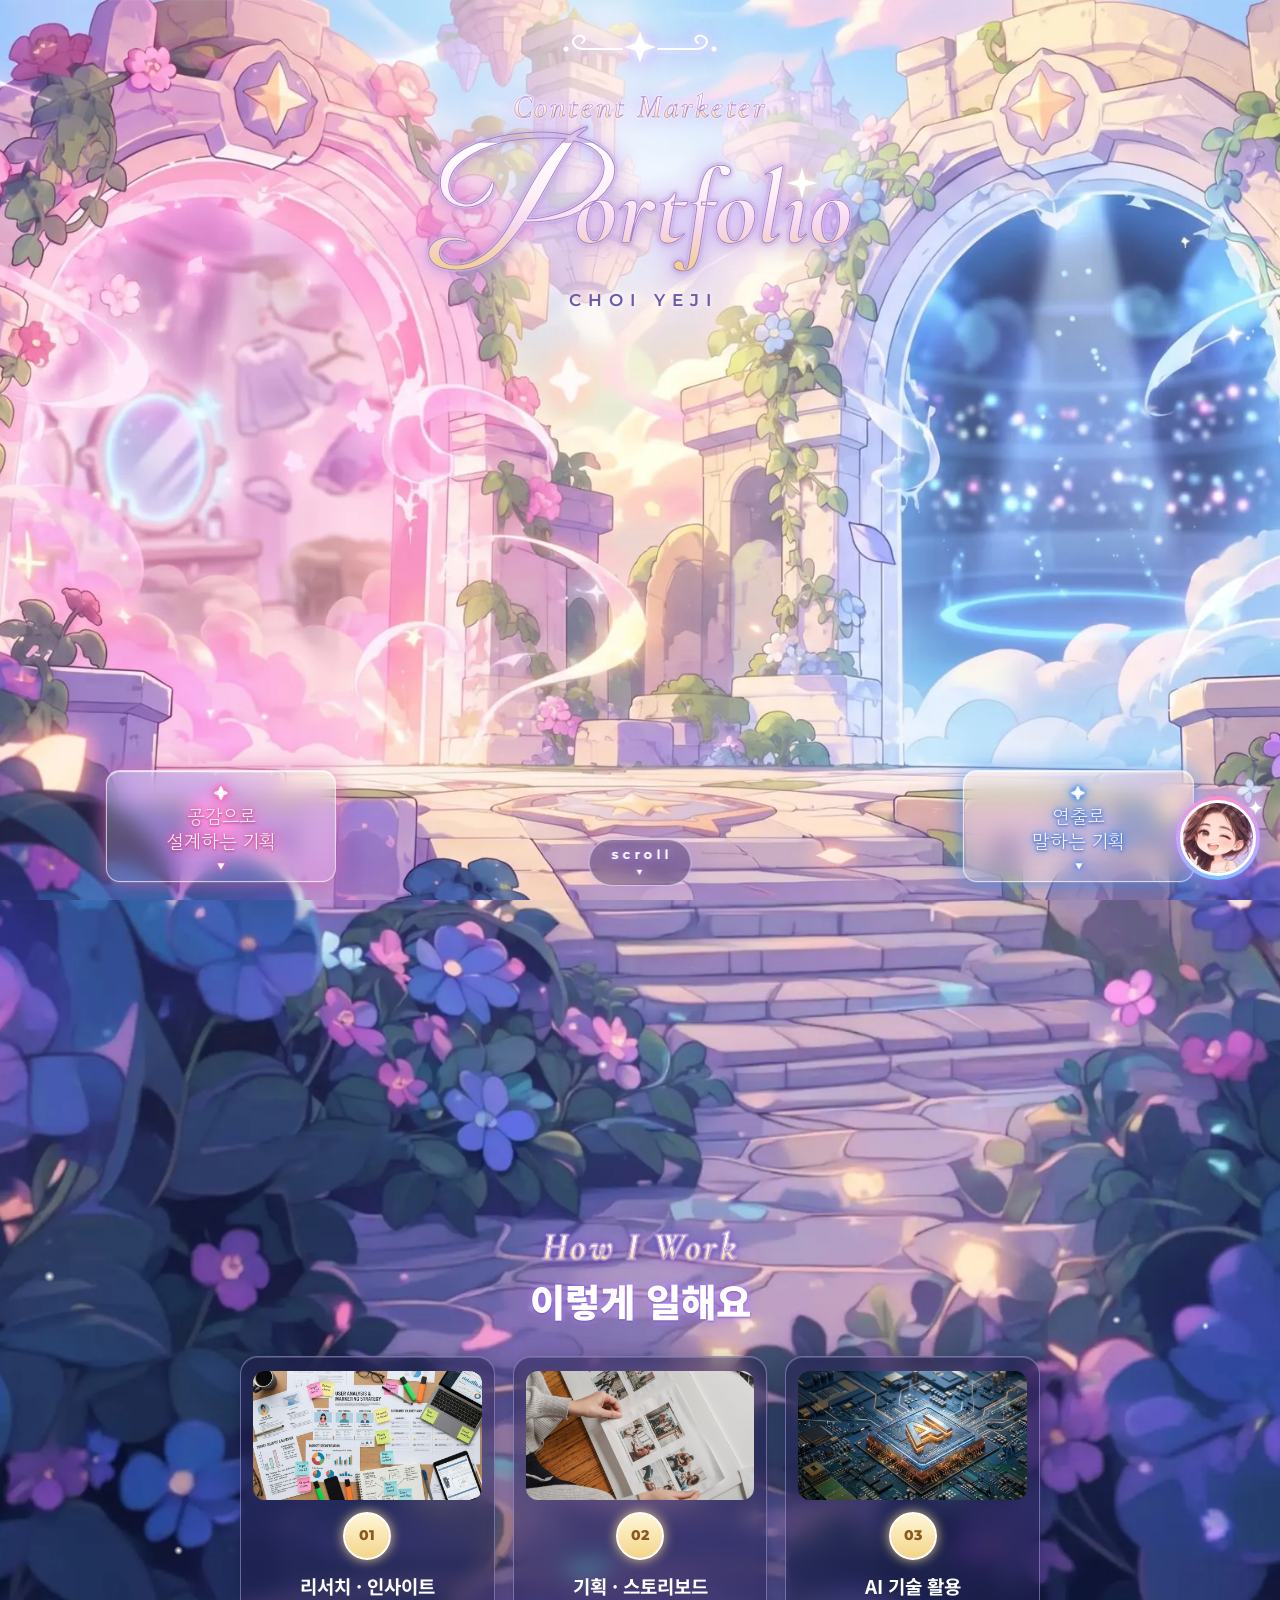
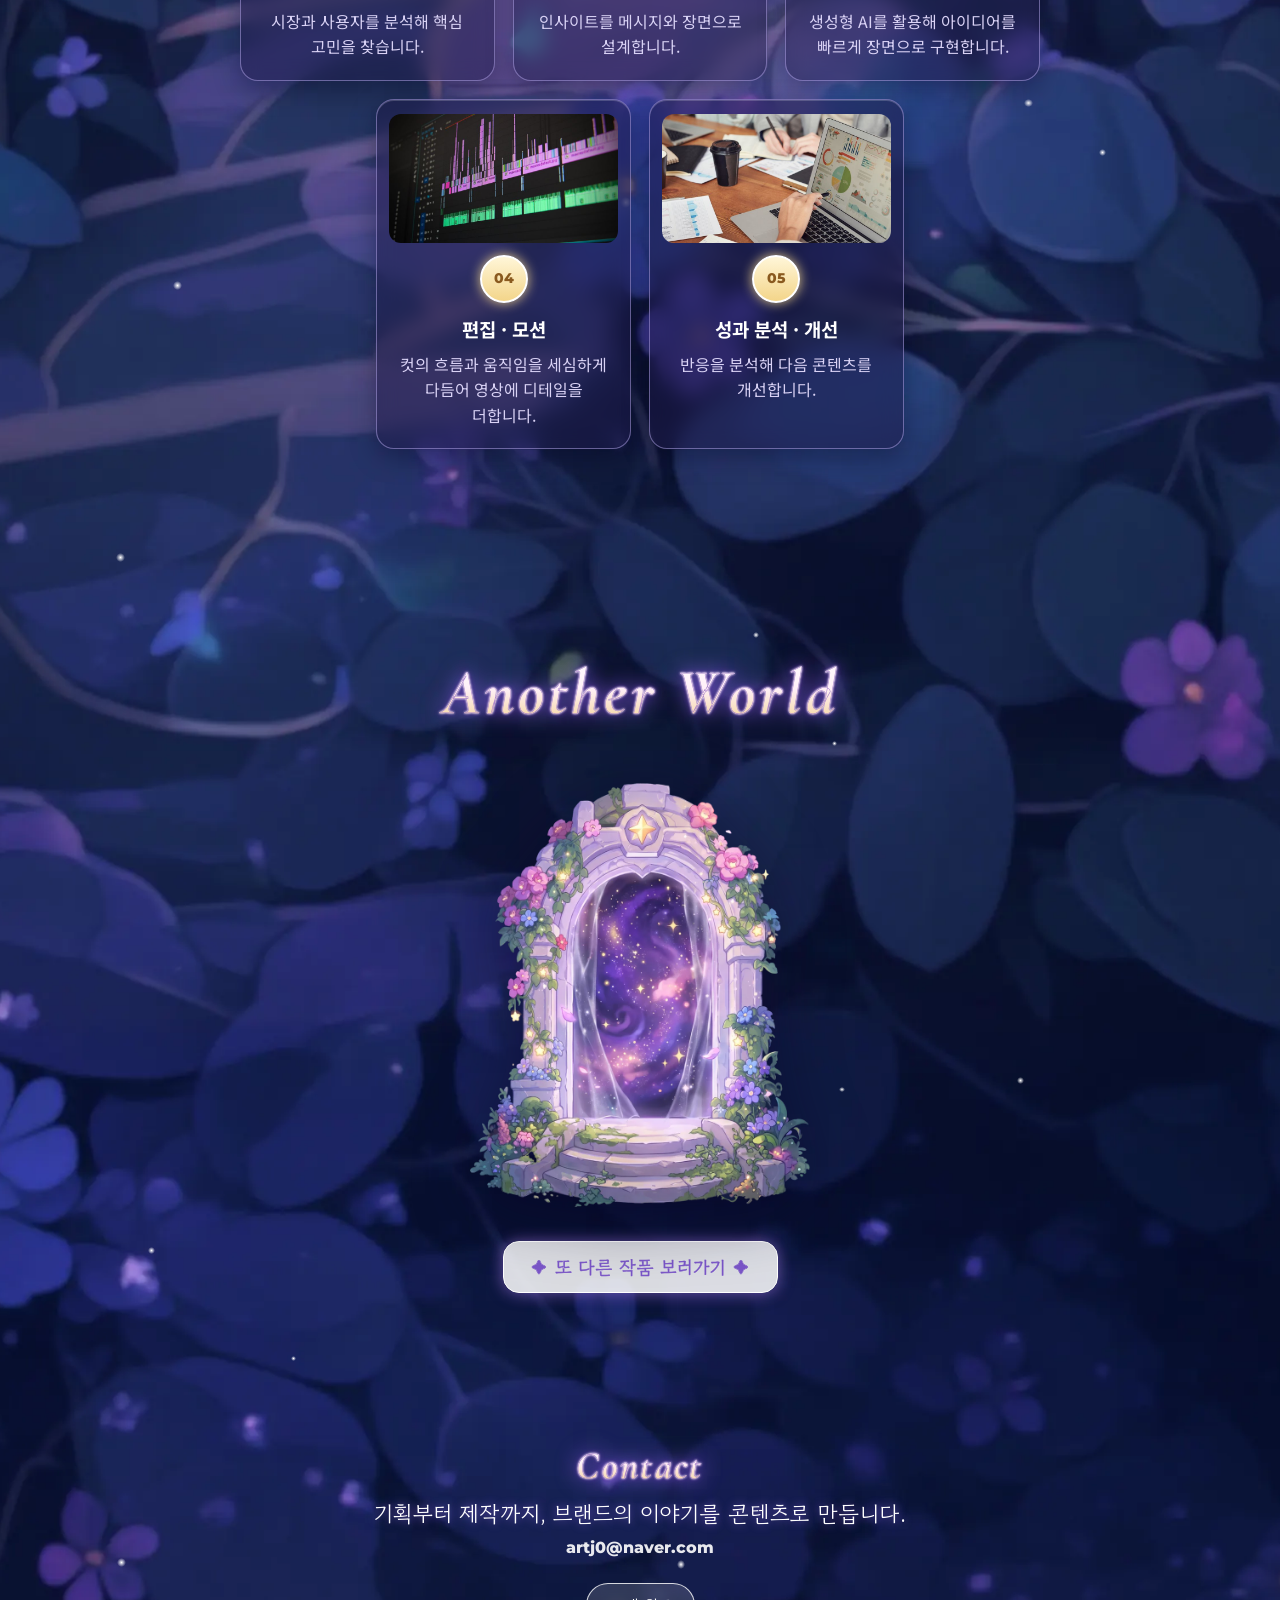
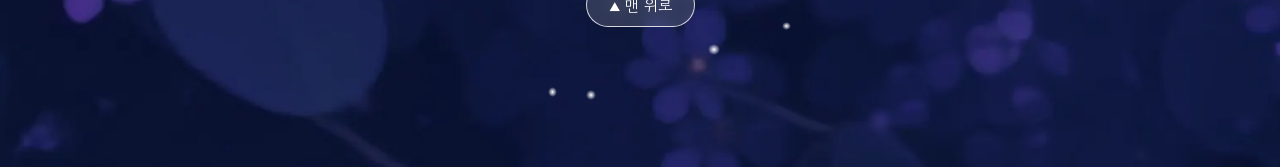
<file: index.html>
<!DOCTYPE html>
<html lang="ko">
<head>
  <meta charset="utf-8">
  <meta name="viewport" content="width=device-width, initial-scale=1, viewport-fit=cover">
  <title>최예지 | 콘텐츠 마케터 포트폴리오</title>

  <!-- 검색 · 링크 미리보기 -->
  <meta name="description" content="기획부터 제작까지, 브랜드의 이야기를 콘텐츠로 만듭니다. 콘텐츠 마케터 최예지의 포트폴리오.">
  <meta property="og:type" content="website">
  <meta property="og:title" content="최예지 | 콘텐츠 마케터 포트폴리오">
  <meta property="og:description" content="기획부터 제작까지, 브랜드의 이야기를 콘텐츠로 만듭니다.">
  <meta property="og:image" content="https://seonyul-melody.github.io/portfolio/images/og/og-image.jpg">
  <meta property="og:url" content="https://seonyul-melody.github.io/portfolio/">
  <meta name="twitter:card" content="summary_large_image">

  <!-- 탭 아이콘 -->
  <link rel="icon" type="image/png" href="images/profile/favicon.png?v=2">
  <link rel="apple-touch-icon" href="images/profile/apple-touch-icon.png?v=2">

  <!-- 글꼴 (구글 폰트) -->
  <link rel="preconnect" href="https://fonts.googleapis.com">
  <link rel="preconnect" href="https://fonts.gstatic.com" crossorigin>
  <link href="https://fonts.googleapis.com/css2?family=Black+Han+Sans&family=Cormorant+Garamond:ital,wght@1,700&family=Great+Vibes&family=Gowun+Dodum&family=Montserrat:wght@500;600;800&family=Noto+Sans+KR:wght@400;500;900&display=swap" rel="stylesheet">

  <!-- 디자인 -->
  <link rel="stylesheet" href="css/style.css">
</head>
<body>

  <!-- =====================================================
       1. 입구
       가로 화면용(.sh)과 세로 화면용(.sv) 두 벌이 있어요.
       문 위치는 각 button의 style(left/top/width/height, 그림 대비 %)로 맞춰요.
       ===================================================== -->
  <section id="entry" aria-label="입구">

    <!-- 1-1. 가로 화면 -->
    <div class="st sh">
      <div class="z"><div class="bg"></div><div class="fx"></div></div>
      <button class="hit hp" data-w="pink" style="left:10.8%;top:15.8%;width:26.4%;height:68.2%" aria-label="분홍 세계 열기: 에이블리">
        <span class="lb">공감으로<br>설계하는 기획</span>
      </button>
      <button class="hit hb" data-w="blue" style="left:64.8%;top:19.8%;width:24.8%;height:63.2%" aria-label="파랑 세계 열기: 포켓몬 챔피언스">
        <span class="lb">연출로<br>말하는 기획</span>
      </button>
    </div>

    <!-- 1-2. 세로 화면 (모바일) -->
    <div class="st sv">
      <div class="z"><div class="bg"></div><div class="fx"></div></div>
      <button class="hit hp" data-w="pink" style="left:8.5%;top:44.2%;width:29%;height:23.2%" aria-label="분홍 세계 열기: 에이블리">
        <span class="lb">공감으로<br>설계하는 기획</span>
      </button>
      <button class="hit hb" data-w="blue" style="left:66.2%;top:44.2%;width:26.2%;height:21.5%" aria-label="파랑 세계 열기: 포켓몬 챔피언스">
        <span class="lb">연출로<br>말하는 기획</span>
      </button>
    </div>

    <!-- 1-3. Portfolio 타이틀 -->
    <div class="ttl">
      <svg viewBox="0 0 200 44" fill="none" stroke="#fff" stroke-width="2" stroke-linecap="round" aria-hidden="true">
        <path d="M100 4l4 12 12 4-12 4-4 12-4-12-12-4 12-4z" fill="#fff" stroke="none"/>
        <path d="M82 22H44c-10 0-14-8-8-12s12 2 6 6"/><path d="M118 22h38c10 0 14-8 8-12s-12 2-6 6"/>
        <circle cx="26" cy="22" r="2.5" fill="#fff" stroke="none"/><circle cx="174" cy="22" r="2.5" fill="#fff" stroke="none"/>
      </svg>
      <p class="kick">Content Marketer</p>
      <div class="tt"><h1 class="h2" aria-label="최예지 포트폴리오"><span class="cp" aria-hidden="true">P</span><span class="rest" aria-hidden="true">ortfolio</span></h1></div>
      <p class="nmn">CHOI YEJI</p>
    </div>
    <a class="cue" href="#plaza" aria-label="아래로 스크롤"><span>scroll</span>▼</a>   <!-- 아래로 내려가는 안내 -->
  </section>


  <!-- =====================================================
       1-4. 입구 아래 별빛 광장 (How I Work · Works · 마무리)
       ===================================================== -->
  <div class="veil" aria-hidden="true"></div>   <!-- 스크롤하면 배경 전체를 한 번에 흐리게 덮는 막 (css 17번, js 11번) -->

  <section id="plaza" aria-label="일하는 방식과 작품">
    <div class="pz-cont" aria-hidden="true"></div>   <!-- 입구 그림이 아래로 이어지는 부분 (위치는 js 10번이 맞춰요) -->
    <div class="fx"></div>

    <div class="pz-sec" id="how">
      <div class="rv"><p class="pz-k">How I Work</p>
      <h2 class="pz-t">이렇게 일해요</h2></div>
      <!-- 각 단계의 <div class="sim"></div> 안에 <img src="images/workflow/01.jpg" alt=""> 처럼 넣으면 이미지가 들어가요 -->
      <ol class="steps">
        <li class="rv"><div class="sim"><img src="images/workflow/01.jpg" alt="리서치 · 인사이트"></div><span class="mo">01</span><b>리서치 · 인사이트</b><small>시장과 사용자를 분석해 핵심 고민을 찾습니다.</small></li>
        <li class="rv"><div class="sim"><img src="images/workflow/02.jpg" alt="기획 · 스토리보드"></div><span class="mo">02</span><b>기획 · 스토리보드</b><small>인사이트를 메시지와 장면으로 설계합니다.</small></li>
        <li class="rv"><div class="sim"><img src="images/workflow/03.jpg" alt="AI 기술 활용"></div><span class="mo">03</span><b>AI 기술 활용</b><small><small>생성형 AI를 활용해 아이디어를 빠르게 장면으로 구현합니다.</small></small></li>
        <li class="rv"><div class="sim"><img src="images/workflow/04.jpg" alt="편집 · 모션"></div><span class="mo">04</span><b>편집 · 모션</b><small>컷의 흐름과 움직임을 세심하게 다듬어 영상에 디테일을 더합니다.</small></li>
        <li class="rv"><div class="sim"><img src="images/workflow/05.jpg" alt="성과 분석 · 개선"></div><span class="mo">05</span><b>성과 분석 · 개선</b><small>반응을 분석해 다음 콘텐츠를 개선합니다.</small></li>
      </ol>
    </div>

    <div class="pz-sec rv" id="works">
      <h2 class="pz-k big">Another World</h2>
      <button class="gate" id="moreAll" aria-label="또 다른 작품 보러가기 (준비 중)">   <!-- 세 번째 통로: 작품 목록 페이지로 -->
        <span class="gate-art"><span class="gate-glow"></span><img class="gate-img" src="images/gate/gate-closed.webp" alt=""><span class="gate-rays"></span></span>   <!-- 문 일러스트 + 마우스를 올리면 새어 나오는 빛 -->
        <span class="gate-lb">또 다른 작품 보러가기</span>
      </button>
    </div>

    <div class="pz-sec pz-end rv">
      <p class="pz-k">Contact</p>
      <p class="pz-q">기획부터 제작까지, 브랜드의 이야기를 콘텐츠로 만듭니다.</p>
      <p class="pz-mail mo">artj0@naver.com</p>
      <button class="pz-top" id="toTop">맨 위로</button>
    </div>
  </section>


  <!-- =====================================================
       2. 세계 (분홍/파랑) — 내용은 js/data.js, 그리는 코드는 js/main.js 4번
       ===================================================== -->
  <div id="cv"></div>   <!-- 세계 이동 때 번지는 원 -->
  <main id="w"></main>


  <!-- =====================================================
       3. 영상 창 · 기획서 확대 창
       ===================================================== -->
  <div id="m" role="dialog" aria-modal="true" aria-label="영상"><div id="mb"></div><button id="mx" aria-label="닫기">×</button></div>
  <div id="z" role="dialog" aria-label="기획서 확대"><img alt=""><button id="zx" aria-label="닫기">×</button></div>


  <!-- =====================================================
       4. 프로필 창 (입구 오른쪽 아래 '프로필' 버튼으로 열림)
       ===================================================== -->
  <div id="pp" role="dialog" aria-label="프로필"></div>   <!-- 내용은 js/data.js의 SITE.profile에서 채워져요 -->
  <button id="pb" aria-expanded="false" aria-label="프로필 보기"><span class="ring"></span><img src="images/profile/chibi-face.webp" alt=""><span class="spk">✦</span><span class="tip">프로필 보기</span></button>


  <!-- 내용 데이터 → 동작 순서로 불러와요 -->
  <script src="js/data.js"></script>
  <script src="js/main.js"></script>
</body>
</html>
</file>
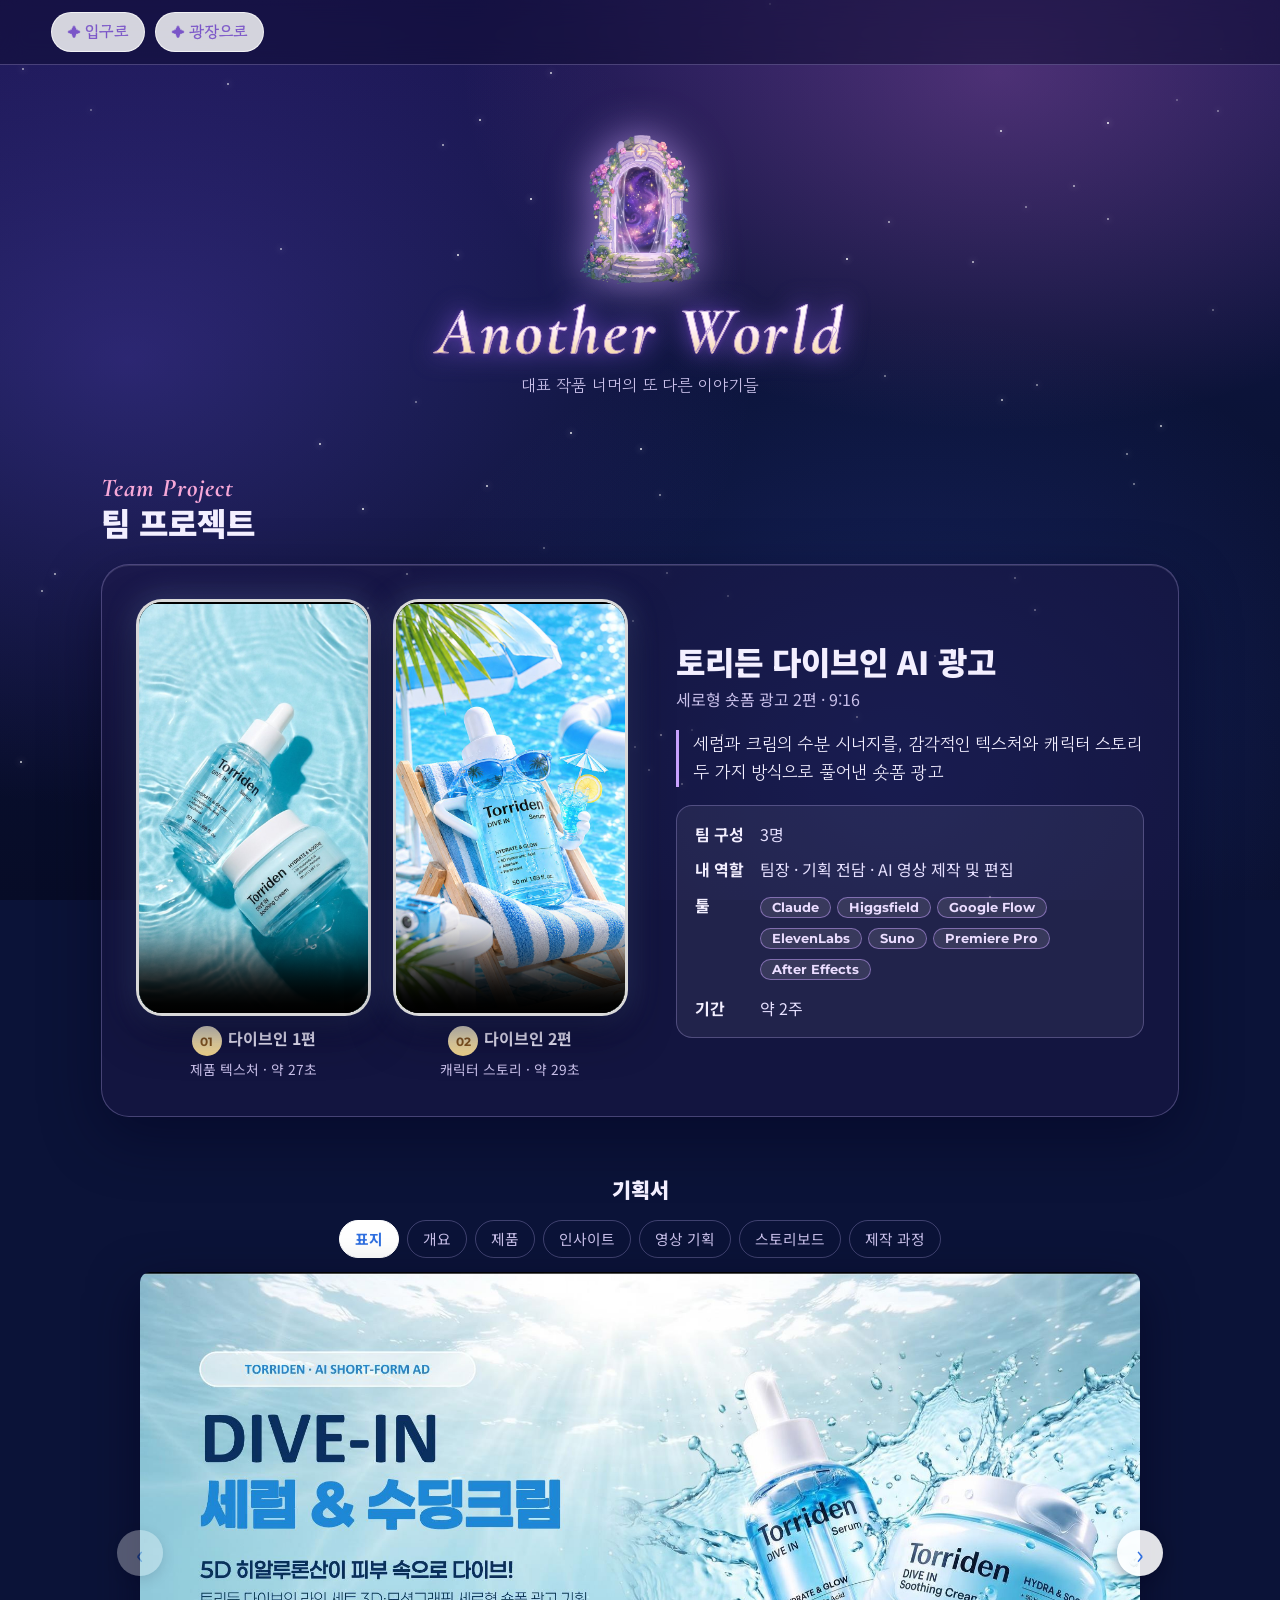
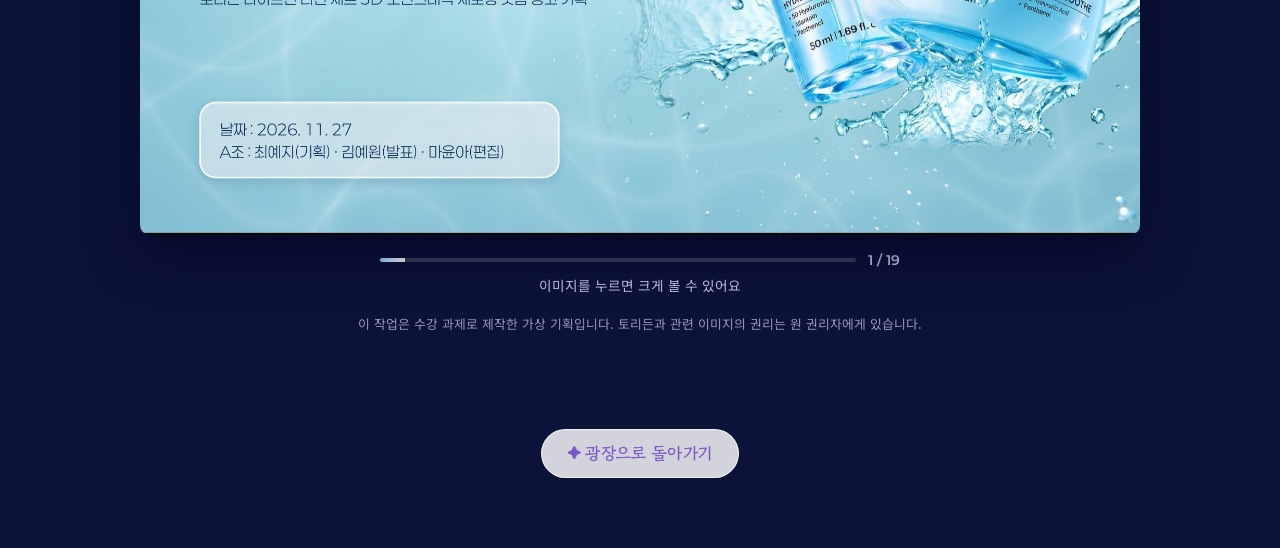
<file: works.html>
<!DOCTYPE html>
<html lang="ko">
<head>
<meta charset="utf-8">
<meta name="viewport" content="width=device-width, initial-scale=1, viewport-fit=cover">
<title>최예지 | Another World</title>
<meta name="description" content="콘텐츠 마케터 최예지의 또 다른 작품들. 팀 프로젝트와 지나온 작업.">
<link rel="icon" type="image/png" href="images/profile/favicon.png">
<link rel="preconnect" href="https://fonts.googleapis.com"><link rel="preconnect" href="https://fonts.gstatic.com" crossorigin>
<link href="https://fonts.googleapis.com/css2?family=Cormorant+Garamond:ital,wght@1,600;1,700&family=Gowun+Dodum&family=Montserrat:wght@600;700&family=Noto+Sans+KR:wght@400;500;700;900&display=swap" rel="stylesheet">
<style>
/* works.html: 세 번째 문 너머 페이지 (Another World)
   VOICE  : 동화 속 포털 안쪽, 조용하고 신비로운 밤. 작품이 주인공, 장식은 은은하게.
   IDEA   : 세 번째 문을 지나 들어온 '은하 속 전시실'. 별빛 속에 작품이 떠 있는 곳.
   PICTURE: 첫 화면은 토리든 세로 영상 두 편이 휴대폰처럼 나란히 선 장면.
   COLOUR : 깊은 남보라 밤 + 성운 분홍 · 연보라, 금빛은 별과 번호에만.
   TYPE   : Cormorant Garamond(영문 타이틀) · Gowun Dodum(감성 문장) · Noto Sans KR(본문). */
:root{color-scheme:dark;--bg:#0B1338;--ink:#F3EFFF;--mute:#C9C0EA;--line:rgba(200,185,255,.28);--glass:rgba(28,24,72,.55);--pink:#F7A8D8;--lav:#C9A2FF;--gold:#F3D58A}
*{box-sizing:border-box;min-width:0}
html{scroll-padding-top:80px;scroll-behavior:smooth}
body{margin:0;color:var(--ink);font:16px/1.6 "Noto Sans KR",system-ui,sans-serif;word-break:keep-all;overflow-x:clip;
  background:#0B1338;
  padding-top:env(safe-area-inset-top,0px);padding-bottom:env(safe-area-inset-bottom,0px)}
button{font:inherit;color:inherit;cursor:pointer}
a{color:inherit}
/* 별 */
.stars{position:fixed;inset:0;z-index:-1;pointer-events:none;background:radial-gradient(60vw 40vw at 78% 8%,rgba(214,120,220,.28),transparent 70%),radial-gradient(70vw 50vw at 10% 40%,rgba(110,80,230,.32),transparent 70%),radial-gradient(60vw 50vw at 70% 85%,rgba(60,90,220,.28),transparent 70%),linear-gradient(180deg,#1B1653,#0B1338 45%,#070C27)}
.stars i{position:absolute;width:2px;height:2px;border-radius:50%;background:#fff;box-shadow:0 0 6px #fff;animation:tw 3.4s ease-in-out infinite}
@keyframes tw{50%{opacity:.25}}
/* 도착할 때: 문 안쪽 빛이 걷히며 나타나요 */
.arrive{position:fixed;inset:0;z-index:50;pointer-events:none;background:radial-gradient(circle at 50% 55%,#FFF0B8,#F2B8E8 30%,#A77CF0 65%,#5B44C8);animation:clear 1.4s ease forwards}
@keyframes clear{to{opacity:0;transform:scale(1.15)}}

/* 상단 바 */
.bar{position:sticky;top:0;z-index:20;display:flex;align-items:center;gap:10px;flex-wrap:wrap;padding:12px max(4vw,14px);background:rgba(16,14,52,.55);backdrop-filter:blur(12px);-webkit-backdrop-filter:blur(12px);border-bottom:1px solid var(--line)}
.bt{min-height:40px;padding:6px 16px;border-radius:999px;border:1px solid rgba(255,255,255,.7);background:rgba(255,255,255,.82);color:#7A55C8;font-family:"Gowun Dodum",sans-serif;-webkit-text-stroke:.35px currentColor;text-decoration:none;display:inline-flex;align-items:center}
.bt::before{content:"✦ ";margin-right:4px;font-size:.8em}
.tabs{margin-left:auto;display:flex;gap:6px}
.tab{min-height:40px;padding:6px 14px;border-radius:999px;border:1px solid var(--line);background:transparent;color:var(--mute);text-decoration:none;display:inline-flex;align-items:center;font-size:.92rem}
.tab.on{background:rgba(201,162,255,.22);color:#fff;border-color:rgba(201,162,255,.7)}

/* 머리말 */
.head{text-align:center;padding:clamp(34px,6vw,70px) 16px 10px}
.head img{width:min(120px,26vw);filter:drop-shadow(0 0 22px rgba(205,165,255,.7))}
h1{margin:6px 0 4px;font:italic 700 clamp(2.4rem,6vw,4.2rem)/1.05 "Cormorant Garamond",serif;letter-spacing:.05em;color:transparent;-webkit-text-stroke:.6px rgba(160,120,200,.85);background:linear-gradient(180deg,#fff,#FFF0F8 45%,#F1CF86);-webkit-background-clip:text;background-clip:text;filter:drop-shadow(0 0 2px rgba(90,50,160,.9)) drop-shadow(0 0 12px rgba(130,90,220,.8))}
.head p{margin:0;color:var(--mute);font-family:"Gowun Dodum",sans-serif;font-size:1.05rem}

.band{max-width:1180px;margin:0 auto;padding:clamp(30px,5vw,64px) max(4vw,16px)}
.kick{margin:0;font:italic 700 1.6rem "Cormorant Garamond",serif;color:var(--pink);letter-spacing:.04em}
h2{margin:0 0 22px;font-size:clamp(1.5rem,3vw,2rem);font-weight:900;line-height:1.2}

/* Team Project */
.tp{display:grid;grid-template-columns:minmax(0,1.05fr) minmax(0,1fr);gap:clamp(22px,4vw,48px);align-items:center;padding:clamp(18px,3vw,34px);border-radius:28px;background:var(--glass);border:1px solid var(--line);box-shadow:0 20px 60px rgba(0,0,30,.45),inset 0 1px 0 rgba(255,255,255,.12)}
.phones{display:grid;grid-template-columns:1fr 1fr;gap:clamp(12px,2vw,22px)}
.ph{margin:0}
.ph .fr{position:relative;aspect-ratio:9/16;border-radius:26px;overflow:hidden;border:3px solid rgba(255,255,255,.85);background:#000;box-shadow:0 16px 40px rgba(0,0,30,.55),0 0 30px rgba(160,200,255,.25)}
.ph video{position:absolute;inset:0;width:100%;height:100%;object-fit:contain;display:block;background:#000}
.ph video:fullscreen{object-fit:contain}.ph video:-webkit-full-screen{object-fit:contain}   /* 전체 화면에서도 세로 영상이 잘리지 않게 */
.ph figcaption{margin-top:10px;text-align:center}
.ph b{display:block;font-size:1rem}
.ph small{color:var(--mute);font-size:.86rem}
.no{display:inline-grid;place-items:center;width:30px;height:30px;margin-right:6px;border-radius:50%;background:linear-gradient(#FFF6D8,#F3D58A);color:#8A5A1F;font:700 .78rem Montserrat,sans-serif;vertical-align:middle}
.info h3{margin:0;font-size:clamp(1.5rem,2.6vw,2rem);line-height:1.2;font-weight:900}
.info .sub{margin:6px 0 18px;color:var(--mute)}
.intent{margin:0 0 18px;padding-left:14px;border-left:3px solid var(--lav);font-family:"Gowun Dodum",sans-serif;font-size:1.1rem;line-height:1.6}
dl{display:grid;grid-template-columns:auto 1fr;gap:10px 16px;margin:0;padding:16px 18px;border-radius:16px;background:rgba(255,255,255,.06);border:1px solid var(--line)}
dt{font-weight:700;white-space:nowrap}
dd{margin:0;color:#E6E0FF}
.chip{display:inline-block;margin:0 6px 6px 0;padding:2px 11px;border-radius:999px;font:700 .8rem Montserrat,"Noto Sans KR",sans-serif;background:rgba(255,255,255,.1);border:1px solid rgba(201,162,255,.5);color:#EBDDFF}
.todo{color:var(--gold)}
.note{margin:14px 0 0;font-size:.85rem;color:var(--mute)}
.eps{display:grid;grid-template-columns:1fr 1fr;gap:12px;margin-top:16px}
.ep{padding:12px 14px;border-radius:14px;background:rgba(255,255,255,.05);border:1px solid var(--line);font-size:.92rem}
.ep b{display:block;margin-bottom:2px}

/* Previous Works */
.filters{display:flex;flex-wrap:wrap;gap:8px;margin:-6px 0 22px}
.f{min-height:40px;padding:6px 16px;border-radius:999px;border:1px solid var(--line);background:transparent;color:var(--mute)}
.f.on{background:#fff;color:#5B3FB0;border-color:#fff;font-weight:700}
.f:focus-visible,.bt:focus-visible,.tab:focus-visible,.card:focus-visible{outline:2px solid var(--gold);outline-offset:3px}
.grid{display:grid;grid-template-columns:repeat(auto-fill,minmax(min(100%,250px),1fr));gap:18px}
.card{display:flex;flex-direction:column;align-items:flex-start;justify-content:flex-start;text-align:left;padding:10px 10px 16px;border-radius:20px;border:1px solid var(--line);background:var(--glass);transition:transform .3s,box-shadow .3s}
.card:hover{transform:translateY(-5px);box-shadow:0 14px 34px rgba(0,0,30,.5),0 0 22px rgba(201,162,255,.35)}
.th{width:100%;display:grid;place-items:center;aspect-ratio:4/3;border-radius:14px;border:2px dashed rgba(200,185,255,.4);color:var(--mute);font-size:.85rem;background:rgba(255,255,255,.05)}
.card .cat{margin:12px 4px 0;display:inline-block;padding:1px 10px;border-radius:999px;font-size:.78rem;font-weight:700;color:#2a1c30;background:var(--lav)}
.card .cat.sns{background:var(--pink)}.card .cat.dz{background:#A9D8FF}
.card b{display:block;margin:8px 4px 0;font-size:1.05rem;line-height:1.35}
.card small{display:block;margin:4px 4px 0;color:var(--mute);font-size:.86rem}
.card .res{margin:8px 4px 0;display:inline-block;padding:2px 10px;border-radius:999px;font-size:.8rem;font-weight:700;color:var(--gold);border:1px solid rgba(243,213,138,.5)}
.card[hidden],[hidden]{display:none!important}

/* 자세히 보기 창 */
.dlg{position:fixed;inset:0;z-index:40;display:none;place-items:center;padding:16px;background:rgba(6,7,24,.75);backdrop-filter:blur(6px)}
.dlg.on{display:grid}
.box{width:min(560px,100%);max-height:90svh;overflow:auto;padding:24px;border-radius:22px;background:#1A1650;border:1px solid var(--line)}
.box h4{margin:4px 0 12px;font-size:1.3rem}
.box p{margin:0 0 10px;color:#E6E0FF}
.box .x{float:right;min-width:44px;min-height:44px;border:0;background:none;font-size:1.4rem}

.doc{margin-top:clamp(34px,5vw,56px);text-align:center}
.dh{margin:0 0 14px;font-size:1.3rem;font-weight:900}
.chs{display:flex;flex-wrap:wrap;justify-content:center;gap:8px;margin-bottom:14px}
.ch{min-height:38px;padding:4px 15px;border-radius:999px;border:1px solid var(--line);background:transparent;color:var(--mute);font-size:.92rem}
.ch.on{background:#fff;color:#2F6FE0;border-color:#fff;font-weight:700}
.stage{position:relative;max-width:1000px;margin:0 auto}
.stage img{display:block;width:100%;aspect-ratio:16/9;object-fit:contain;border-radius:10px;background:#0E2A5C;box-shadow:0 18px 50px rgba(0,0,30,.55);cursor:zoom-in;touch-action:pan-y;user-select:none}
.nv{position:absolute;z-index:2;top:50%;width:46px;height:46px;margin-top:-23px;border-radius:50%;border:0;background:rgba(255,255,255,.88);color:#2F6FE0;font-size:1.6rem;line-height:1;box-shadow:0 4px 14px rgba(0,0,30,.35)}
.nv.p{left:-23px}.nv.n{right:-23px}
.nv:disabled,.nv2:disabled{opacity:.35;cursor:default}
.pg{display:flex;align-items:center;justify-content:center;gap:12px;max-width:520px;margin:16px auto 0}
.pg i{flex:1;height:4px;border-radius:4px;background:rgba(255,255,255,.18);overflow:hidden}
.pg b{display:block;height:100%;width:0;background:linear-gradient(90deg,#A9D8FF,#fff);transition:width .35s}
#pgn{font:600 .9rem Montserrat,sans-serif;color:var(--mute);white-space:nowrap}
.nv2{display:none;width:36px;height:36px;border-radius:50%;border:0;background:rgba(255,255,255,.88);color:#2F6FE0;font-size:1.25rem}
.hint{margin:6px 0 0;font-size:.85rem;color:var(--mute)}
.disc{margin:18px auto 0;max-width:640px;font-size:.8rem;color:rgba(201,192,234,.75)}
/* 확대 보기 */
.zm{position:fixed;inset:0;z-index:45;display:none;align-items:center;justify-content:center;overflow:hidden;background:rgba(6,7,24,.93);touch-action:none}
.zm.on{display:flex}
.zm img{width:100%;max-width:1700px;height:auto;transform-origin:center;touch-action:none;user-select:none;-webkit-user-drag:none;cursor:grab}
.zm .x{position:absolute;top:calc(12px + env(safe-area-inset-top,0px));right:14px;width:46px;height:46px;border-radius:50%;border:0;background:rgba(255,255,255,.9);color:#2F6FE0;font-size:1.5rem}
.zm p{position:absolute;bottom:calc(14px + env(safe-area-inset-bottom,0px));left:0;right:0;margin:0;text-align:center;color:var(--mute);font-size:.85rem}
@media(max-width:760px){
  .nv{display:none}.nv2{display:inline-grid;place-items:center}
  .chs{flex-wrap:nowrap;justify-content:flex-start;overflow-x:auto;scrollbar-width:none;padding:2px 40px 6px 2px;-webkit-mask-image:linear-gradient(90deg,#000 82%,transparent);mask-image:linear-gradient(90deg,#000 82%,transparent)}
  .chs::-webkit-scrollbar{display:none}.ch{flex:none;font-size:.85rem;min-height:36px}
  .stage img{border-radius:6px}
}
.foot{text-align:center;padding:30px 16px 70px}
.foot .bt{font-size:1.05rem;padding:10px 26px}

@media(max-width:860px){.tp{grid-template-columns:1fr}}
@media(max-width:600px){.tabs{display:none}.bar{padding:10px 14px}.bt{min-height:40px;padding:6px 14px;font-size:.92rem}.eps{grid-template-columns:1fr}.ph .fr{border-radius:18px}}
@media(prefers-reduced-motion:reduce){*{animation:none!important;transition:none!important}.arrive{display:none}html{scroll-behavior:auto}}
</style>
</head>
<body>
<div class="arrive" aria-hidden="true"></div>
<div class="stars" id="stars" aria-hidden="true"></div>

<nav class="bar" aria-label="이동">
  <a class="bt" href="index.html">입구로</a>
  <a class="bt" href="index.html#works">광장으로</a>
  <div class="tabs" hidden>   <!-- Previous Works를 열 때 hidden을 지우면 탭이 보여요 --><a class="tab on" href="#team">Team Project</a><a class="tab" href="#prev">Previous Works</a></div>
</nav>

<header class="head" id="top">
  <img src="images/gate/gate-closed.webp" alt="">
  <h1>Another World</h1>
  <p>대표 작품 너머의 또 다른 이야기들</p>
</header>

<section class="band" id="team">
  <p class="kick">Team Project</p>
  <h2>팀 프로젝트</h2>
  <div class="tp">
    <div class="phones">
      <figure class="ph"><div class="fr"><video controls playsinline preload="metadata" poster="images/works/torriden-1.jpg" src="videos/torriden-1.mp4"></video></div>
        <figcaption><b><span class="no">01</span>다이브인 1편</b><small>제품 텍스처 · 약 27초</small></figcaption></figure>
      <figure class="ph"><div class="fr"><video controls playsinline preload="metadata" poster="images/works/torriden-2.jpg" src="videos/torriden-2.mp4"></video></div>
        <figcaption><b><span class="no">02</span>다이브인 2편</b><small>캐릭터 스토리 · 약 29초</small></figcaption></figure>
    </div>
    <div class="info">
      <h3>토리든 다이브인 AI 광고</h3>
      <p class="sub">세로형 숏폼 광고 2편 · 9:16</p>
      <p class="intent">세럼과 크림의 수분 시너지를, 감각적인 텍스처와 캐릭터 스토리 두 가지 방식으로 풀어낸 숏폼 광고</p>
      <dl>
        <dt>팀 구성</dt><dd>3명</dd>
        <dt>내 역할</dt><dd>팀장 · 기획 전담 · AI 영상 제작 및 편집</dd>
        <dt>툴</dt><dd><span class="chip">Claude</span><span class="chip">Higgsfield</span><span class="chip">Google Flow</span><span class="chip">ElevenLabs</span><span class="chip">Suno</span><span class="chip">Premiere Pro</span><span class="chip">After Effects</span></dd>
        <dt>기간</dt><dd>약 2주</dd>
      </dl>
    </div>
  </div>

  <!-- 기획서 뷰어: 챕터 버튼 · 화살표 · 밀어서 넘기기 · 키보드 · 누르면 확대 -->
  <div class="doc" id="doc">
    <h3 class="dh">기획서</h3>
    <div class="chs" id="chs"></div>
    <div class="stage"><button class="nv p" aria-label="이전 장">‹</button><img id="dimg" alt="기획서 1쪽"><button class="nv n" aria-label="다음 장">›</button></div>
    <div class="pg"><button class="nv2 p" aria-label="이전 장">‹</button><i><b id="bar"></b></i><span id="pgn">1 / 19</span><button class="nv2 n" aria-label="다음 장">›</button></div>
    <p class="hint">이미지를 누르면 크게 볼 수 있어요</p>
    <p class="disc">이 작업은 수강 과제로 제작한 가상 기획입니다. 토리든과 관련 이미지의 권리는 원 권리자에게 있습니다.</p>
  </div>
</section>

<!-- Previous Works: 작업물이 준비되면 아래 hidden을 지우고, 맨 아래 script의 W 목록을 고른 작업물로 바꿔요 -->
<section class="band" id="prev" hidden>
  <p class="kick">Previous Works</p>
  <h2>지나온 작업들</h2>
  <div class="filters" role="group" aria-label="분야 고르기">
    <button class="f on" data-f="all">전체</button><button class="f" data-f="video">영상</button><button class="f" data-f="sns">블로그 · SNS</button><button class="f" data-f="design">디자인</button>
  </div>
  <div class="grid" id="grid"></div>
</section>

<footer class="foot"><a class="bt" href="index.html#works">광장으로 돌아가기</a></footer>

<div class="zm" id="zm" role="dialog" aria-modal="true" aria-label="기획서 크게 보기"><img id="zimg" alt=""><button class="x" id="zx" aria-label="닫기">×</button><p>두 손가락이나 마우스 휠로 확대 · 두 번 누르면 2.5배</p></div>

<div class="dlg" id="dlg" role="dialog" aria-modal="true" aria-labelledby="dt"><div class="box"><button class="x" id="dx" aria-label="닫기">×</button><p class="cat" id="dc"></p><h4 id="dt"></h4><p id="dd"></p><p id="dr"></p></div></div>

<script>
{
  const W = [
    {f:"sns", cat:"블로그", t:"'심미정형' 블로그 신규 개설 · 운영", co:"연세백퍼센트병원 · 2025.09–2026.05", r:"월 방문자 3,800명 (6개월)", d:"타깃 환자의 고민을 분석해 콘텐츠를 기획·집필하고 SEO를 적용했습니다. 블로그 문의가 실제 내원 예약으로 이어졌습니다."},
    {f:"sns", cat:"SNS", t:"병원 SNS 카드뉴스", co:"연세백퍼센트병원 · 2025", r:"원고 · 촬영 · 디자인 단독", d:"진료 정보를 환자가 이해하기 쉬운 카드뉴스로 기획하고 원고부터 디자인까지 직접 제작했습니다."},
    {f:"video", cat:"영상", t:"병·의원 유튜브 정보성 콘텐츠", co:"HUC 해윰 · 2024.04–2025.01", r:"10개월간 약 45편 제작", v:1, d:"병·의원 현장을 방문해 촬영하고, 정보성 콘텐츠로 편집했습니다."},
    {f:"video", cat:"영상", t:"DID 모션그래픽 광고", co:"HUC 해윰 · 2024", r:"병원 내 디지털 사이니지", v:1, d:"병원 대기 공간 디지털 사이니지용 모션그래픽 광고를 디자인·제작했습니다."},
    {f:"video", cat:"영상", t:"자사 유튜브 정보성 콘텐츠", co:"㈜카피바라 · 2022.09–2023.09", r:"단일 영상 3~5만 회", v:1, d:"채널 개설부터 참여해 정보성 콘텐츠를 주 1회 기획·촬영·편집했습니다."},
    {f:"design", cat:"디자인", t:"포스터 · 팝업 · 카카오매거진", co:"연세백퍼센트병원 · 2025", r:"온 · 오프라인 홍보물", d:"원내 포스터, 팝업, 카카오매거진 등 온·오프라인 홍보물을 디자인했습니다."}
  ];
  const esc = s => String(s).replace(/[&<>"']/g, c => ({"&":"&amp;","<":"&lt;",">":"&gt;",'"':"&quot;","'":"&#39;"}[c]));
  const cls = {video:"", sns:"sns", design:"dz"};
  const grid = document.getElementById("grid");
  grid.innerHTML = W.map((w, i) => `<button class="card" data-f="${w.f}" data-i="${i}"><div class="th">이미지 자리</div><span class="cat ${cls[w.f]}">${esc(w.cat)}</span><b>${esc(w.t)}</b><small>${esc(w.co)}</small><span class="res">${esc(w.r)}</span></button>`).join("");

  document.querySelectorAll(".f").forEach(b => b.addEventListener("click", () => {
    document.querySelectorAll(".f").forEach(x => x.classList.toggle("on", x === b));
    grid.querySelectorAll(".card").forEach(c => c.hidden = !(b.dataset.f === "all" || c.dataset.f === b.dataset.f));
  }));

  const dlg = document.getElementById("dlg");
  grid.addEventListener("click", e => {
    const c = e.target.closest(".card"); if (!c) return;
    const w = W[+c.dataset.i];
    document.getElementById("dc").textContent = w.cat;
    document.getElementById("dt").textContent = w.t;
    document.getElementById("dd").textContent = w.d;
    document.getElementById("dr").textContent = w.co + " · " + w.r;
    dlg.classList.add("on"); document.getElementById("dx").focus();
  });
  const close = () => dlg.classList.remove("on");
  document.getElementById("dx").addEventListener("click", close);
  dlg.addEventListener("click", e => { if (e.target === dlg) close(); });
  addEventListener("keydown", e => { if (e.key === "Escape") close(); });

  const tabs = document.querySelectorAll(".tab");
  const io = new IntersectionObserver(es => es.forEach(en => { if (en.isIntersecting) tabs.forEach(t => t.classList.toggle("on", t.getAttribute("href") === "#" + en.target.id)); }), {rootMargin: "-40% 0px -55% 0px"});
  ["team", "prev"].forEach(id => io.observe(document.getElementById(id)));

  const st = document.getElementById("stars");
  st.innerHTML = Array.from({length: 70}, () => `<i style="left:${(Math.random()*100).toFixed(1)}%;top:${(Math.random()*100).toFixed(1)}%;animation-delay:${(Math.random()*3).toFixed(1)}s;opacity:${(.3+Math.random()*.7).toFixed(2)}"></i>`).join("");

  /* ===== 기획서 뷰어 =====
     DOCS: 이미지 경로 목록 / CH: [챕터 이름, 시작 쪽(0부터)] */
  const DOCS = Array.from({length: 19}, (_, i) => "images/docs/torriden/" + String(i).padStart(2, "0") + ".jpg");
  const CH = [["표지", 0], ["개요", 1], ["제품", 2], ["인사이트", 3], ["영상 기획", 4], ["스토리보드", 7], ["제작 과정", 18]];
  const img = document.getElementById("dimg"), chs = document.getElementById("chs");
  chs.innerHTML = CH.map((c, i) => `<button class="ch" data-i="${i}">${esc(c[0])}</button>`).join("");
  let IDX = -1, token = 0, pre = null;
  const reduce = matchMedia("(prefers-reduced-motion: reduce)").matches;
  function preload() { if (!pre) pre = DOCS.map(s => { const im = new Image(); im.src = s; return im; }); }
  function show(i, anim) {
    i = Math.max(0, Math.min(DOCS.length - 1, i)); if (i === IDX) return;
    const dir = i > IDX ? 1 : -1, first = IDX < 0; IDX = i; const t = ++token;
    const nx = new Image(); nx.src = DOCS[i];
    (nx.decode ? nx.decode() : Promise.resolve()).catch(() => {}).then(() => {
      if (t !== token) return;
      img.src = DOCS[i]; img.alt = "기획서 " + (i + 1) + "쪽";
      if (anim && !first && !reduce && img.animate) img.animate([{opacity: .2, transform: `translateX(${dir * 26}px)`}, {opacity: 1, transform: "none"}], {duration: 320, easing: "ease-out"});
    });
    document.getElementById("pgn").textContent = (i + 1) + " / " + DOCS.length;
    document.getElementById("bar").style.width = ((i + 1) / DOCS.length * 100) + "%";
    document.querySelectorAll(".nv.p,.nv2.p").forEach(b => b.disabled = i === 0);
    document.querySelectorAll(".nv.n,.nv2.n").forEach(b => b.disabled = i === DOCS.length - 1);
    let on = 0; CH.forEach((c, j) => { if (i >= c[1]) on = j; });
    const btns = chs.querySelectorAll(".ch"); btns.forEach((b, j) => b.classList.toggle("on", j === on));
    if (chs.scrollWidth > chs.clientWidth) {   /* 폰: 지금 챕터 버튼이 보이게 옆으로 자동 이동 */
      const cr = chs.getBoundingClientRect(), br = btns[on].getBoundingClientRect();
      chs.scrollTo({left: chs.scrollLeft + (br.left - cr.left) - (chs.clientWidth - br.width) / 2, behavior: reduce ? "auto" : "smooth"});
    }
  }
  show(0, false);
  chs.addEventListener("click", e => { const b = e.target.closest(".ch"); if (b) show(CH[+b.dataset.i][1], true); });
  document.querySelectorAll(".nv.p,.nv2.p").forEach(b => b.addEventListener("click", e => { e.stopPropagation(); show(IDX - 1, true); }));
  document.querySelectorAll(".nv.n,.nv2.n").forEach(b => b.addEventListener("click", e => { e.stopPropagation(); show(IDX + 1, true); }));
  new IntersectionObserver((es, ob) => { if (es[0].isIntersecting) { preload(); ob.disconnect(); } }, {rootMargin: "600px"}).observe(document.getElementById("doc"));
  /* 밀어서 넘기기 */
  let sx = null, sy = 0, moved = false;
  img.addEventListener("pointerdown", e => { sx = e.clientX; sy = e.clientY; moved = false; });
  img.addEventListener("pointerup", e => {
    if (sx === null) return; const dx = e.clientX - sx, dy = e.clientY - sy; sx = null;
    if (Math.abs(dx) > 40 && Math.abs(dx) > Math.abs(dy)) { moved = true; show(IDX + (dx < 0 ? 1 : -1), true); }
  });
  /* 확대 보기: 두 손가락 확대 · 한 손가락 이동 · 두 번 탭 · 휠 */
  const zm = document.getElementById("zm"), zi = document.getElementById("zimg");
  let Z = {s: 1, x: 0, y: 0}, P = new Map(), B = null, last = 0;
  const zApply = () => zi.style.transform = `translate(${Z.x}px,${Z.y}px) scale(${Z.s})`;
  const zReset = () => { Z = {s: 1, x: 0, y: 0}; zApply(); };
  const zBase = () => { const p = [...P.values()]; B = {s: Z.s, x: Z.x, y: Z.y, p: p.map(q => ({x: q.x, y: q.y}))}; if (p.length === 2) B.d = Math.hypot(p[0].x - p[1].x, p[0].y - p[1].y); };
  img.addEventListener("click", () => { if (moved) { moved = false; return; } zi.src = img.src; zReset(); zm.classList.add("on"); document.getElementById("zx").focus(); });
  zi.addEventListener("pointerdown", e => {
    e.preventDefault(); zi.setPointerCapture(e.pointerId); P.set(e.pointerId, {x: e.clientX, y: e.clientY}); zBase();
    const now = Date.now(); if (P.size === 1 && now - last < 300) { Z = Z.s > 1 ? {s: 1, x: 0, y: 0} : {s: 2.5, x: 0, y: 0}; zApply(); last = 0; } else last = now;
  });
  zi.addEventListener("pointermove", e => {
    if (!P.has(e.pointerId) || !B) return; P.set(e.pointerId, {x: e.clientX, y: e.clientY}); const p = [...P.values()];
    if (p.length === 2 && B.d) { Z.s = Math.max(1, Math.min(4, B.s * Math.hypot(p[0].x - p[1].x, p[0].y - p[1].y) / B.d)); Z.x = B.x + ((p[0].x + p[1].x) - (B.p[0].x + B.p[1].x)) / 2; Z.y = B.y + ((p[0].y + p[1].y) - (B.p[0].y + B.p[1].y)) / 2; }
    else if (p.length === 1 && Z.s > 1) { Z.x = B.x + p[0].x - B.p[0].x; Z.y = B.y + p[0].y - B.p[0].y; }
    zApply();
  });
  const zUp = e => { P.delete(e.pointerId); if (Z.s <= 1) zReset(); zBase(); };
  zi.addEventListener("pointerup", zUp); zi.addEventListener("pointercancel", zUp);
  zm.addEventListener("wheel", e => { e.preventDefault(); Z.s = Math.max(1, Math.min(4, Z.s * (e.deltaY < 0 ? 1.15 : 1 / 1.15))); if (Z.s === 1) { Z.x = 0; Z.y = 0; } zApply(); }, {passive: false});
  const zClose = () => zm.classList.remove("on");
  document.getElementById("zx").addEventListener("click", zClose);
  zm.addEventListener("click", e => { if (e.target === zm) zClose(); });
  addEventListener("keydown", e => {
    if (e.key === "Escape") zClose();
    if (zm.classList.contains("on") || dlg.classList.contains("on")) return;
    const r = document.getElementById("doc").getBoundingClientRect();
    if (r.top < innerHeight && r.bottom > 0) { if (e.key === "ArrowRight") show(IDX + 1, true); if (e.key === "ArrowLeft") show(IDX - 1, true); }
  });

  document.querySelectorAll("video").forEach(v => v.addEventListener("play", () => document.querySelectorAll("video").forEach(o => { if (o !== v) o.pause(); })));
}
</script>
</body>
</html>
</file>
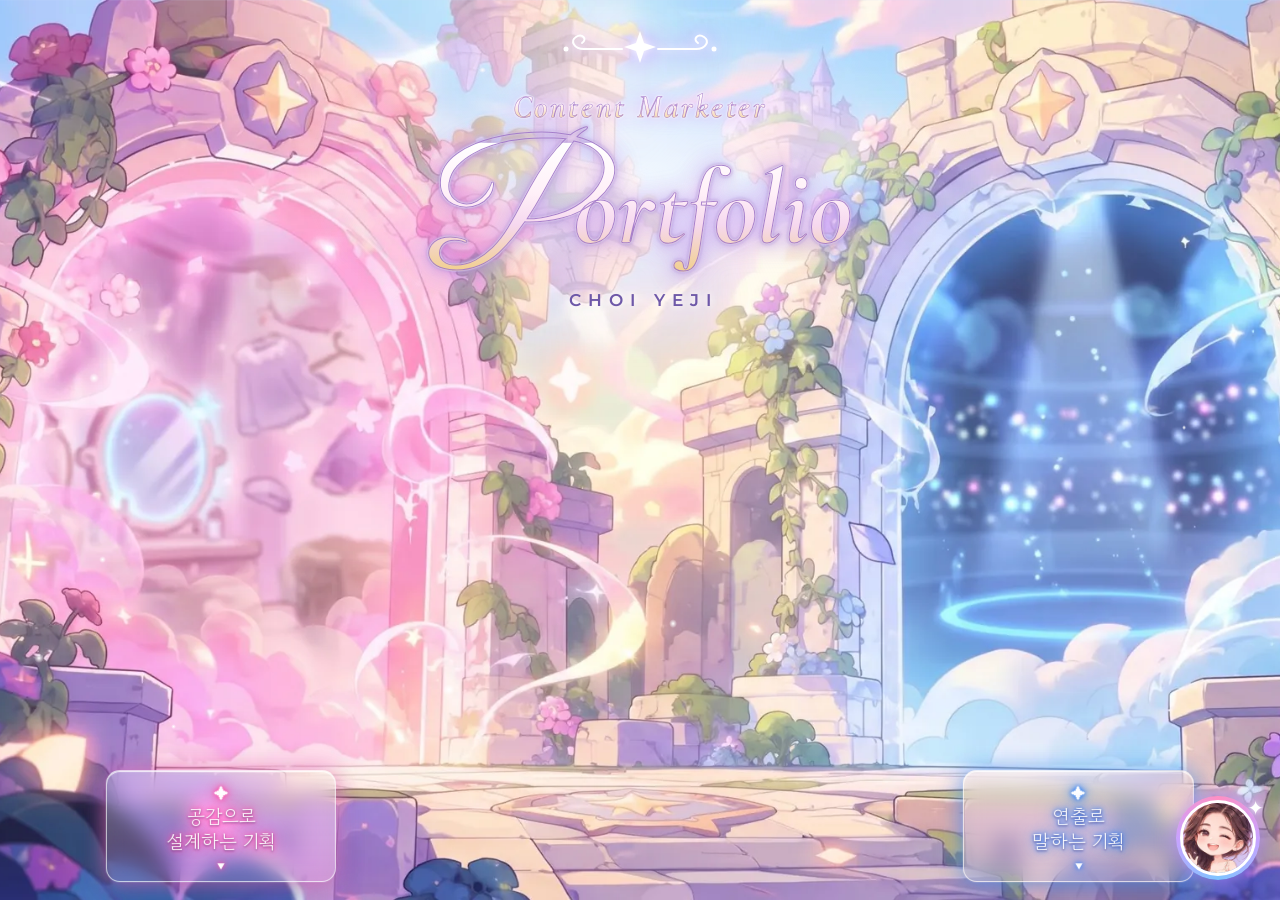
<file: 최예지_웹사이트.html>
<!DOCTYPE html>
<html lang="ko">
<head>
  <meta charset="utf-8">
  <meta name="viewport" content="width=device-width, initial-scale=1, viewport-fit=cover">
  <title>최예지 | 콘텐츠 마케터</title>

  <!-- 글꼴 (구글 폰트) -->
  <link rel="preconnect" href="https://fonts.googleapis.com">
  <link rel="preconnect" href="https://fonts.gstatic.com" crossorigin>
  <link href="https://fonts.googleapis.com/css2?family=Black+Han+Sans&family=Cormorant+Garamond:ital,wght@1,700&family=Great+Vibes&family=Gowun+Dodum&family=Montserrat:wght@500;600;800&family=Noto+Sans+KR:wght@400;500;900&display=swap" rel="stylesheet">

  <!-- 디자인 -->
  <link rel="stylesheet" href="css/style.css">
</head>
<body>

  <!-- =====================================================
       1. 입구
       가로 화면용(.sh)과 세로 화면용(.sv) 두 벌이 있어요.
       문 위치는 각 button의 style(left/top/width/height, 그림 대비 %)로 맞춰요.
       ===================================================== -->
  <section id="entry" aria-label="입구">

    <!-- 1-1. 가로 화면 -->
    <div class="st sh">
      <div class="z"><div class="bg"></div><div class="fx"></div></div>
      <button class="hit hp" data-w="pink" style="left:10.8%;top:15.8%;width:26.4%;height:68.2%" aria-label="분홍 세계 열기: 에이블리">
        <span class="lb">공감으로<br>설계하는 기획</span>
      </button>
      <button class="hit hb" data-w="blue" style="left:64.8%;top:19.8%;width:24.8%;height:63.2%" aria-label="파랑 세계 열기: 포켓몬 챔피언스">
        <span class="lb">연출로<br>말하는 기획</span>
      </button>
    </div>

    <!-- 1-2. 세로 화면 (모바일) -->
    <div class="st sv">
      <div class="z"><div class="bg"></div><div class="fx"></div></div>
      <button class="hit hp" data-w="pink" style="left:8.5%;top:44.2%;width:29%;height:23.2%" aria-label="분홍 세계 열기: 에이블리">
        <span class="lb">공감으로<br>설계하는 기획</span>
      </button>
      <button class="hit hb" data-w="blue" style="left:66.2%;top:44.2%;width:26.2%;height:21.5%" aria-label="파랑 세계 열기: 포켓몬 챔피언스">
        <span class="lb">연출로<br>말하는 기획</span>
      </button>
    </div>

    <!-- 1-3. Portfolio 타이틀 -->
    <div class="ttl">
      <svg viewBox="0 0 200 44" fill="none" stroke="#fff" stroke-width="2" stroke-linecap="round" aria-hidden="true">
        <path d="M100 4l4 12 12 4-12 4-4 12-4-12-12-4 12-4z" fill="#fff" stroke="none"/>
        <path d="M82 22H44c-10 0-14-8-8-12s12 2 6 6"/><path d="M118 22h38c10 0 14-8 8-12s-12 2-6 6"/>
        <circle cx="26" cy="22" r="2.5" fill="#fff" stroke="none"/><circle cx="174" cy="22" r="2.5" fill="#fff" stroke="none"/>
      </svg>
      <p class="kick">Content Marketer</p>
      <div class="tt"><h1 class="h2" aria-label="최예지 포트폴리오"><span class="cp" aria-hidden="true">P</span><span class="rest" aria-hidden="true">ortfolio</span></h1></div>
      <p class="nmn">CHOI YEJI</p>
    </div>
  </section>


  <!-- =====================================================
       2. 세계 (분홍/파랑) — 내용은 js/data.js, 그리는 코드는 js/main.js 4번
       ===================================================== -->
  <div id="cv"></div>   <!-- 세계 이동 때 번지는 원 -->
  <main id="w"></main>


  <!-- =====================================================
       3. 영상 창 · 기획서 확대 창
       ===================================================== -->
  <div id="m" role="dialog" aria-modal="true" aria-label="영상"><div id="mb"></div><button id="mx" aria-label="닫기">×</button></div>
  <div id="z" role="dialog" aria-label="기획서 확대"><img alt=""><button id="zx" aria-label="닫기">×</button></div>


  <!-- =====================================================
       4. 프로필 창 (입구 오른쪽 아래 '프로필' 버튼으로 열림)
       ===================================================== -->
  <div id="pp" role="dialog" aria-label="프로필"></div>   <!-- 내용은 js/data.js의 SITE.profile에서 채워져요 -->
  <button id="pb" aria-expanded="false" aria-label="프로필 보기"><span class="ring"></span><img src="images/profile/chibi-face.webp" alt=""><span class="spk">✦</span><span class="tip">프로필 보기</span></button>

  
  <!-- 내용 데이터 → 동작 순서로 불러와요 -->
  <script src="js/data.js"></script>
  <script src="js/main.js"></script>
</body>
</html>
</file>
<file: css/style.css>
/* =========================================================
   최예지 포트폴리오 — 스타일
   ---------------------------------------------------------
   0. 기본 설정 (색 변수, 글꼴, 공통)
   1. 입구 — 배경 그림과 화면 맞춤
   2. 입구 — 두 문 (마우스 올림, 빛)
   3. 입구 — 문 아래 안내 창
   4. 입구 — Portfolio 타이틀
   5. 반짝이 · 꽃잎 효과 (입구와 세계 공통)
   6. 세계 이동 전환 효과 (원이 번지는 화면)
   7. 세계 — 색 설정 (분홍 / 파랑)
   8. 세계 — 배경 (그라데이션 + 흐린 문 그림)
   9. 세계 — 상단 바와 버튼
   10. 세계 — 영상 썸네일 · 제목
   11. 세계 — 움직이는 띠지
   12. 세계 — 기획서 뷰어
   13. 세계 — 연락처 · 안내 문구
   14. 영상 창 · 기획서 확대 창
   15. 프로필 버튼 · 프로필 창
   16. 모션 줄이기 설정
   ========================================================= */


/* ===== 0. 기본 설정 ===== */
:root {
  --ink: #15151F; --surf: #fff; --mute: #5F6280; --line: #DADCEB;
  color-scheme: light;
  box-sizing: border-box;
  padding-top: env(safe-area-inset-top, 0px);
  padding-bottom: env(safe-area-inset-bottom, 0px);
}
@media (prefers-color-scheme: dark) {
  :root:not([data-theme="light"]) { --ink: #ECEDF7; --surf: #1D1F2E; --mute: #9EA2BE; --line: #2B2D40; color-scheme: dark; }
}
:root[data-theme="dark"] { --ink: #ECEDF7; --surf: #1D1F2E; --mute: #9EA2BE; --line: #2B2D40; color-scheme: dark; }
html { scroll-padding-top: env(safe-area-inset-top, 0px); }
* { box-sizing: border-box; }
body { margin: 0; font-family: "Noto Sans KR", system-ui, sans-serif; line-height: 1.65; word-break: keep-all; background: #EEEDF6; color: #111; overflow-x: hidden; }
button { font: inherit; color: inherit; cursor: pointer; }
:focus-visible { outline: 3px solid #2268FC; outline-offset: 3px; }
.mo { font-family: Montserrat, "Noto Sans KR", sans-serif; font-weight: 800; }   /* 숫자·영문용 글꼴 */


/* ===== 1. 입구 — 배경 그림과 화면 맞춤 ===== */
#entry { position: relative; height: 100svh; overflow: hidden; background: #cfe0ff; }

/* .st = 그림 무대. --sy 값은 js의 fitEntry()가 화면 높이에 맞춰 자동으로 넣어요 */
.st { position: absolute; left: 50%; top: 50%; transform: translate(-50%, calc(-50% - var(--sy, 0px))); }
.sh { width: max(100vw, calc(100svh * 1.791)); aspect-ratio: 2576 / 1438; }            /* 가로 화면용 */
.sv { width: max(100vw, calc(100svh * .5582)); aspect-ratio: 1438 / 2576; display: none; } /* 세로 화면용 */
@media (orientation: portrait) { .sh { display: none; } .sv { display: block; } }

.z { position: absolute; inset: 0; transition: transform 1.1s cubic-bezier(.2,.8,.2,1), transform-origin 1.1s; }
.bg { position: absolute; inset: 0; background-size: cover; }
.sh .bg { background-image: url(../images/entrance/entrance-wide.webp); }  /* 가로 입구 그림 */
.sv .bg { background-image: url(../images/entrance/entrance-tall.webp); }  /* 세로 입구 그림 */

/* 문에 마우스를 올리면 그 문 쪽으로 그림이 살짝 확대 */
.sh:has(.hp:hover) .z, .sh:has(.hp:focus-visible) .z { transform-origin: 24% 54%; transform: scale(1.07); }
.sh:has(.hb:hover) .z, .sh:has(.hb:focus-visible) .z { transform-origin: 78% 52%; transform: scale(1.07); }
.sv:has(.hp:hover) .z, .sv:has(.hp:focus-visible) .z { transform-origin: 23% 57%; transform: scale(1.07); }
.sv:has(.hb:hover) .z, .sv:has(.hb:focus-visible) .z { transform-origin: 80% 55%; transform: scale(1.07); }


/* ===== 2. 입구 — 두 문 =====
   문 위치와 크기는 index.html의 각 문(button) style 속성에 있어요 */
.hit { position: absolute; border: 0; background: transparent; border-radius: 50% 50% 4px 4px / 34% 34% 4px 4px; cursor: pointer; animation: br 3.2s ease-in-out infinite; transition: background .5s, box-shadow .5s; }
.hp { --gc: rgba(255,120,190,.75); --tint: rgba(255,170,215,.26); --tg: #FF4FA3; } /* 분홍 문 색 */
.hb { --gc: rgba(80,170,255,.8);   --tint: rgba(140,205,255,.26); --tg: #1F7BFF; } /* 파랑 문 색 */
@keyframes br { 50% { box-shadow: 0 0 30px 4px var(--gc); } }   /* 가만히 있을 때 숨 쉬는 빛 */
.hit:hover, .hit:focus-visible { animation: none; background: radial-gradient(closest-side, rgba(255,255,255,.4), rgba(255,255,255,0)); box-shadow: 0 0 70px 14px var(--gc), inset 0 0 50px rgba(255,255,255,.55); }


/* ===== 3. 입구 — 문 아래 안내 창 ===== */
.lb {
  position: absolute; top: 100%; left: 50%; transform: translateX(-50%);
  margin-top: calc(14px - var(--lm, 0px));          /* --lm: 화면이 낮을 때 js가 위로 끌어올림 */
  display: flex; flex-direction: column; align-items: center; gap: 4px;
  width: 12em; padding: 14px 20px 10px; border-radius: 14px;
  font-family: "Gowun Dodum", "Noto Sans KR", sans-serif; font-size: clamp(.95rem, 1.8vw, 1.2rem); line-height: 1.3; color: #fff;
  text-shadow: 0 1px 2px rgba(50,20,90,.55), 0 0 4px var(--tg), 0 0 10px var(--tg), 0 0 20px var(--tg);
  border: 1px solid rgba(255,255,255,.7);
  background: linear-gradient(180deg, rgba(255,255,255,.3), var(--tint));
  box-shadow: inset 0 1px 0 rgba(255,255,255,.75), 0 8px 30px rgba(70,40,130,.22), 0 0 22px var(--gc);
  backdrop-filter: blur(10px) saturate(1.3); -webkit-backdrop-filter: blur(10px) saturate(1.3);
  transition: transform .4s, box-shadow .4s, background .4s;
}
.lb::before { content: "✦"; color: #fff; font-size: 15px; line-height: 1; text-shadow: 0 0 4px var(--tg), 0 0 10px var(--tg), 0 0 18px var(--tg); }
.lb::after  { content: "▼"; font-size: 9px; line-height: 1; margin-top: 4px; color: #fff; text-shadow: 0 0 4px var(--tg), 0 0 10px var(--tg); animation: bob 1.6s ease-in-out infinite; }
@keyframes bob { 50% { transform: translateY(4px); } }
.hit:hover .lb, .hit:focus-visible .lb { transform: translate(-50%, -4px); background: linear-gradient(180deg, rgba(255,255,255,.42), var(--tint)); box-shadow: inset 0 1px 0 rgba(255,255,255,.85), 0 10px 34px rgba(70,40,130,.28), 0 0 40px 6px var(--gc); }

/* 두 문의 바닥 높이가 달라서, 파랑 쪽 창을 내려 높이를 맞춤 */
.sh .hb .lb { top: 101.58%; }
.sv .hb .lb { top: 107.9%; }

/* 세로 화면(모바일)에서 안내 창 */
@media (orientation: portrait) {
  .lb { width: 9em; font-size: .82rem; padding: 12px 10px 8px; }
  .hp .lb { left: 8px; transform: none; }
  .hb .lb { left: auto; right: 8px; transform: none; }
  .hit:hover .lb { transform: translateY(-4px); }
}


/* ===== 4. 입구 — Portfolio 타이틀 ===== */
.ttl { position: absolute; z-index: 5; opacity: var(--uo, 1); top: max(3svh, 14px); left: 0; right: 0; display: flex; flex-direction: column; align-items: center; pointer-events: none; animation: ttf 5s ease-in-out infinite; }
@keyframes ttf { 50% { transform: translateY(-6px); } }
.ttl > svg { width: clamp(120px, 16vw, 200px); height: auto; margin-bottom: clamp(8px, 1.4vw, 16px); filter: drop-shadow(0 0 4px #fff) drop-shadow(0 0 10px #B98CFF); }  /* 위쪽 별 장식 */
.ttl::before { content: ""; position: absolute; z-index: -1; left: 50%; top: -12%; bottom: -18%; width: min(92vw, 680px); transform: translateX(-50%); background: radial-gradient(closest-side, rgba(255,255,255,.7), rgba(255,240,250,.35) 55%, rgba(255,255,255,0)); filter: blur(6px); }  /* 뒤 후광 */
.tt { position: relative; font-size: calc(clamp(2.8rem, 8.5vw, 6rem) * 1.1); padding: 0 .15em .1em; }
.h2 {   /* 진주·금빛 글자 + 지나가는 빛줄기 */
  margin: 0; font-family: 'Cormorant Garamond', serif; font-style: italic; font-weight: 700; font-size: 1em; line-height: 1.25;
  color: transparent; -webkit-text-stroke: 1px rgba(160,120,200,.9);
  background: linear-gradient(110deg, rgba(255,255,255,0) 42%, rgba(255,255,255,.95) 50%, rgba(255,255,255,0) 58%), linear-gradient(180deg, #FFFFFF 0%, #FFF0F8 38%, #F6D8EF 62%, #F1CF86 100%);
  background-size: 250% 100%, 100% 100%; background-repeat: no-repeat; -webkit-background-clip: text; background-clip: text;
  filter: drop-shadow(0 0 1px #fff) drop-shadow(0 0 1.5px rgba(150,110,200,.9)) drop-shadow(0 0 12px rgba(220,180,255,.8)) drop-shadow(0 2px 6px rgba(120,90,180,.3));
  animation: shine 4.5s ease-in-out infinite;
}
@keyframes shine { 0%, 55% { background-position: 160% 0, 0 0; } 100% { background-position: -60% 0, 0 0; } }
.cp { font-family: 'Great Vibes', cursive; font-style: normal; font-weight: 400; font-size: 1.6em; line-height: 0; vertical-align: -.13em; margin-right: -.06em; }  /* 필기체 P */
.sx { position: absolute; width: .3em; height: .3em; transform: translate(-50%, -50%); pointer-events: none; filter: drop-shadow(0 0 3px #fff) drop-shadow(0 0 8px #F3D58A); animation: tw2 2.4s ease-in-out infinite; }  /* i 위의 별 */
.sx svg { width: 100%; height: 100%; display: block; }
@keyframes tw2 { 50% { transform: translate(-50%, -50%) scale(.7) rotate(20deg); opacity: .75; } }
.nmn { margin: 4px 0 0; font: 600 clamp(.8rem, 1.6vw, 1.05rem) Montserrat, sans-serif; letter-spacing: .42em; padding-left: .42em; color: #6E58A8; text-shadow: 0 0 6px #fff, 0 0 12px rgba(255,255,255,.85); }  /* CHOI YEJI */
.kick { margin: 0 0 calc(clamp(2.8rem, 8.5vw, 6rem) * .18); font: italic 700 calc(clamp(2.8rem, 8.5vw, 6rem) * .34) 'Cormorant Garamond', serif; letter-spacing: .08em; color: transparent; -webkit-text-stroke: .6px rgba(160,120,200,.85); background: linear-gradient(180deg, #FFFFFF 0%, #FFF0F8 45%, #F1CF86 100%); -webkit-background-clip: text; background-clip: text; filter: drop-shadow(0 0 1px #fff) drop-shadow(0 0 8px rgba(220,180,255,.8)); }   /* Content Marketer (타이틀 위 부제) */


/* ===== 5. 반짝이 · 꽃잎 효과 ===== */
.fx { position: absolute; inset: 0; overflow: hidden; pointer-events: none; }
#w > .fx { position: fixed; z-index: 1; }
.sp { position: absolute; width: var(--s); height: var(--s); border-radius: 50%; background: radial-gradient(#fff, rgba(255,255,255,0) 70%); animation: tw 3s ease-in-out infinite; }
@keyframes tw { 0%, 100% { opacity: .1; transform: scale(.6); } 50% { opacity: 1; transform: scale(1.3); } }
.pt { position: absolute; top: -5%; width: 14px; height: 10px; border-radius: 70% 0 70% 0; background: var(--pc, #FFB3D1); opacity: .8; animation: fall linear infinite; }
@keyframes fall { to { transform: translate(70px, 110vh) rotate(400deg); } }


/* ===== 6. 세계 이동 전환 효과 ===== */
#cv { position: fixed; inset: 0; z-index: 40; pointer-events: none; opacity: 0; }


/* ===== 7. 세계 — 색 설정 =====
   --ac 강조색 / --tt 제목색 / --tf 제목 글꼴 / --bd 테두리 / --tx 글자 / --tx2 보조 글자
   --gl 반투명 창 바탕 / --glb 창 테두리 / --chb 챕터 버튼 바탕 / --pc 꽃잎 / --r 모서리 둥글기 */
#w { display: none; position: relative; min-height: 100svh; color: var(--tx); }
#w[data-w=pink] { --ac: #E8517C; --tt: #C93B72; --tf: "Noto Sans KR"; --bd: #F6A9C0; --tx: #2a1c30; --tx2: #6b5470; --gl: rgba(255,255,255,.4); --glb: rgba(255,255,255,.85); --chb: rgba(255,255,255,.7); --r: 28px; }
#w[data-w=blue] { --ac: #2268FC; --tt: #E3F3FF; --tf: "Black Han Sans"; --bd: rgba(160,220,255,.6); --tx: #F2F8FF; --tx2: #BCD9F5; --gl: rgba(12,38,100,.5); --glb: rgba(160,220,255,.55); --chb: rgba(255,255,255,.14); --pc: #BFE6FF; --r: 6px; }


/* ===== 8. 세계 — 배경 =====
   ::before = 그라데이션 / ::after = 흐린 문 그림 (blur 흐림, brightness 밝기, opacity 투명도) */
#w::before, #w::after { content: ""; position: fixed; inset: -60px; z-index: 0; pointer-events: none; }
#w[data-w=pink]::before { background: radial-gradient(circle at 50% 22%, #FFF1F8 0%, #F9C3DE 40%, #E2B5F0 75%, #C8B5F5 100%); }
#w[data-w=pink]::after  { background: url(../images/backgrounds/pink-portal.webp) center 30% / cover no-repeat; filter: blur(6px) brightness(.9); opacity: .85; }
#w[data-w=blue]::before { background: radial-gradient(circle at 50% 22%, #EAF4FF 0%, #AFCFFF 40%, #7C9FE8 75%, #5B78D6 100%); }
#w[data-w=blue]::after  { background: url(../images/backgrounds/blue-portal.webp) center 35% / cover no-repeat; filter: blur(6px) brightness(.9); opacity: .85; }
.wrap { position: relative; z-index: 1; max-width: 1000px; margin: 0 auto; padding: 0 clamp(16px, 4vw, 40px); }
.gl { background: var(--gl); border: 1.5px solid var(--glb); border-radius: var(--r); backdrop-filter: blur(14px); -webkit-backdrop-filter: blur(14px); }  /* 반투명 창 공통 */


/* ===== 9. 세계 — 상단 바와 버튼 ===== */
.bar { position: sticky; top: env(safe-area-inset-top, 0px); z-index: 20; display: flex; justify-content: space-between; gap: 8px; padding: 12px clamp(16px, 4vw, 40px); border-bottom: 1px solid rgba(255,255,255,.35); backdrop-filter: blur(12px) saturate(1.2); -webkit-backdrop-filter: blur(12px) saturate(1.2); }
#w[data-w=pink] .bar { background: rgba(190,110,165,.3); }
#w[data-w=blue] .bar { background: rgba(70,110,185,.3); }

/* 버튼: --tc 글자색 / --gc 바깥 빛 */
.bar button {
  --tc: #D63A84; --gc: rgba(255,120,190,.55);
  display: inline-flex; align-items: center; gap: 6px;
  font-family: "Gowun Dodum", "Noto Sans KR", sans-serif; font-size: .95rem; color: var(--tc);
  padding: 7px 18px; border-radius: 14px; border: 1px solid rgba(255,255,255,.8); background: rgba(255,255,255,.8);
  box-shadow: 0 4px 16px rgba(70,40,130,.16), 0 0 14px var(--gc);
  text-shadow: 0 0 6px rgba(255,255,255,.9); -webkit-text-stroke: .45px currentColor;   /* 글자 굵게 보이기 */
  backdrop-filter: blur(10px) saturate(1.3); -webkit-backdrop-filter: blur(10px) saturate(1.3);
  transition: transform .25s, box-shadow .3s, background .3s;
}
.bar button::before { content: "✦"; font-size: .8em; }
.bar button:hover { transform: translateY(-2px); background: rgba(255,255,255,.92); box-shadow: 0 6px 20px rgba(70,40,130,.2), 0 0 26px 4px var(--gc); }
.bar button:active { transform: translateY(0); }
/* 분홍 세계: 입구=분홍, 파랑 세계 보기=파랑 / 파랑 세계: 반대 */
#w[data-w=pink] #ot, #w[data-w=blue] #bk { --tc: #1F6FE8; --gc: rgba(80,170,255,.55); }


/* ===== 10. 세계 — 영상 썸네일 · 제목 ===== */
.tw { padding: 12px; margin-top: 28px; }   /* 썸네일을 감싼 반투명 창 */
.thumb { position: relative; display: block; width: 100%; aspect-ratio: 16 / 9; border: 0; padding: 0; overflow: hidden; border-radius: var(--r); }
.thumb img { width: 100%; height: 100%; object-fit: cover; transition: transform .6s; }
.thumb:hover img { transform: scale(1.04); }
.play { --ps: clamp(52px, 12vw, 84px); position: absolute; left: 50%; top: 50%; width: var(--ps); height: var(--ps); margin: calc(var(--ps) / -2); border-radius: 50%; background: var(--ac); display: grid; place-items: center; transition: transform .3s; }   /* 재생 버튼: 폰에서는 작게 */
.play::after { content: ""; border-left: calc(var(--ps) * .29) solid #fff; border-block: calc(var(--ps) * .17) solid transparent; margin-left: calc(var(--ps) * .07); }
.thumb:hover .play { transform: scale(1.15); }

.it { margin-top: 14px; padding: 12px 4px; }   /* 제목 구간 (바탕 없음) */
/* 첫 화면에 썸네일·제목·띠지가 다 보이도록 화면 높이에 맞춰 너비 제한
   600px = 썸네일을 뺀 나머지(상단 바, 제목, 띠지, 여백) 높이 / 340px = 가장 작을 때 너비 */
.tw, .it { max-width: max(340px, calc((100svh - 600px) * 16 / 9 + 27px)); margin-left: auto; margin-right: auto; }
h2.t { margin: 0 0 6px; font-family: var(--tf), sans-serif; font-weight: 900; font-size: clamp(1.8rem, min(6vw, 6svh), 3.8rem); line-height: 1.15; letter-spacing: -.02em; color: #fff; }
.lead { margin: 0; font-size: 1.1rem; max-width: 34em; }
#w[data-w=pink] h2.t { text-shadow: 0 1px 2px rgba(120,40,90,.35), 0 0 4px rgba(255,125,190,.85), 0 0 10px rgba(255,90,170,.6), 0 0 22px rgba(255,90,170,.4); }
#w[data-w=blue] h2.t { text-shadow: 0 1px 2px rgba(20,40,100,.35), 0 0 4px rgba(110,170,255,.85), 0 0 10px rgba(40,125,255,.6), 0 0 22px rgba(40,125,255,.4); }
#w[data-w=blue] h2.t { font-size: clamp(1.8rem, min(5.6vw, 5.4svh), 3.8rem); }   /* 영문 제목이 길어서 조금 작게 (두 줄 방지) */
#w[data-w=pink] .lead { color: #fff; text-shadow: 0 1px 3px rgba(120,40,90,.45), 0 0 8px rgba(255,160,210,.5); }

/* 작품 정보 (역할 · 툴 · 기간) */
.meta { display: grid; grid-template-columns: auto 1fr; gap: 10px 16px; align-items: start; margin: 18px 0 0; padding: 18px 22px; font-size: 1rem; color: var(--tx); background: var(--gl); border: 1px solid var(--glb); border-radius: 16px; backdrop-filter: blur(12px); -webkit-backdrop-filter: blur(12px); }
.meta dt { font-weight: 700; white-space: nowrap; }
.meta dd { margin: 0; }
.tb { display: inline-block; margin: 0 6px 6px 0; padding: 3px 12px; border-radius: 999px; font: 700 .86rem Montserrat, "Noto Sans KR", sans-serif; }   /* 툴 배지 */
#w[data-w=pink] .tb { background: rgba(255,255,255,.85); color: #C9638F; border: 1px solid rgba(212,122,162,.45); }
#w[data-w=blue] .tb { background: rgba(255,255,255,.12); color: #CFE8FF; border: 1px solid rgba(156,208,255,.5); }

/* 기획 의도 (제목 아래, 왼쪽 세로선 + 조금 큰 글씨) */
.intent { margin: 22px 0 0; padding-left: 14px; border-left: 3px solid rgba(255,255,255,.85); color: #fff; }
.intent span { display: block; font-size: .85rem; font-weight: 700; letter-spacing: .04em; opacity: .92; }
.intent p { margin: 4px 0 0; font-family: "Gowun Dodum", "Noto Sans KR", sans-serif; font-size: 1.18rem; line-height: 1.55; }
#w[data-w=pink] .intent { text-shadow: 0 1px 3px rgba(120,40,90,.45), 0 0 8px rgba(255,160,210,.5); }
#w[data-w=blue] .intent { border-left-color: #9CD0FF; text-shadow: 0 1px 3px rgba(20,40,100,.4); }

/* 첫 화면 묶음: 화면 높이를 꽉 채워서, 아래 '기획서' 제목이 반쯤 걸쳐 보이지 않게 해요 */
.scr { min-height: calc(100svh - 64px); display: flex; flex-direction: column; justify-content: center; padding-bottom: 24px; }
.scr .strip { margin-bottom: 0; }

/* 넓은 화면: 썸네일 옆에 제목과 작품 정보 (첫 화면 높이는 그대로) */
.hero { max-width: 1320px; }
@media (min-width: 1000px) {
  .hero { display: grid; grid-template-columns: auto 420px; gap: 36px; align-items: stretch; justify-content: center; margin-top: 28px; margin-bottom: 40px; }
  .hero .tw { align-self: start; margin: 0; max-width: none; width: min(calc((100svh - 400px) * 16 / 9 + 27px), 772px); }   /* 400px = 썸네일을 뺀 나머지 높이 */
  .hero .it { margin: 0; padding: 12px 0 0; max-width: none; display: flex; flex-direction: column; }   /* 제목은 썸네일 윗선, 정보 카드는 아랫선에 맞춤 */
  .hero .meta { margin-top: auto; }
  .hero h2.t, #w[data-w=blue] .hero h2.t { font-size: clamp(1.8rem, 2.4vw, 2.6rem); white-space: nowrap; }   /* 제목 한 줄 */
  #w[data-w=blue] .hero h2.t { font-size: clamp(1.6rem, 2.1vw, 2.3rem); }   /* 영문 제목이 길어서 조금 작게 */
}

/* 구간 제목 (예: 기획서) */
h3 { margin: 0 0 14px; font-family: "Noto Sans KR", sans-serif; font-weight: 900; font-size: 1.6rem; color: var(--tt); }
.sec { margin-bottom: 56px; }
.sec > h3, .pf > h3 { color: #fff; }
#w[data-w=pink] .sec > h3, #w[data-w=pink] .pf > h3 { text-shadow: 0 1px 2px rgba(120,40,90,.35), 0 0 4px rgba(255,125,190,.85), 0 0 10px rgba(255,90,170,.6), 0 0 22px rgba(255,90,170,.4); }
#w[data-w=blue] .sec > h3, #w[data-w=blue] .pf > h3 { text-shadow: 0 1px 2px rgba(20,40,100,.35), 0 0 4px rgba(110,170,255,.85), 0 0 10px rgba(40,125,255,.6), 0 0 22px rgba(40,125,255,.4); }


/* ===== 11. 세계 — 움직이는 띠지 ===== */
.strip { position: relative; z-index: 1; margin: 0 calc(50% - 50vw) 56px; width: 100vw; overflow: hidden; }
.tr { display: flex; gap: 12px; width: max-content; animation: run 70s linear infinite; padding: 10px 12px; }  /* 70s = 한 바퀴 시간 */
.strip:hover .tr { animation-play-state: paused; }
@keyframes run { to { transform: translateX(-50%); } }
.tr figure { margin: 0; width: min(62vw, 300px, 40svh); }   /* 낮은 화면에서는 띠지 이미지도 작아져요 */
.tr img { display: block; width: 100%; aspect-ratio: 16 / 9; object-fit: cover; border-radius: var(--r); border: 2px solid var(--bd);; transition: transform .35s, filter .35s, opacity .35s, box-shadow .35s; }
/* 마우스를 올리면: 띠지가 멈추고, 그 장면은 커지며 밝아지고, 나머지는 살짝 흐려져요 */
#w[data-w=pink] .strip { --sg: rgba(255,90,170,.6); }
#w[data-w=blue] .strip { --sg: rgba(70,150,255,.65); }
.tr figure { position: relative; }
.tr figure:hover { z-index: 2; }
.tr figure:hover img { transform: scale(1.06); filter: brightness(1.08); box-shadow: 0 0 0 2px #fff, 0 10px 26px var(--sg); }
.strip:hover .tr figure:not(:hover) img { opacity: .6; filter: saturate(.8); }
.tr figcaption { font-size: .8rem; margin-top: 4px; color: var(--tx2); }
#w[data-w=pink] .tr figcaption { color: #fff; text-shadow: 0 1px 3px rgba(120,40,90,.45); }


/* ===== 12. 세계 — 기획서 뷰어 ===== */
.stg { background: var(--gl); border: 1.5px solid var(--glb); border-radius: var(--r); padding: 14px 14px 10px; backdrop-filter: blur(14px); -webkit-backdrop-filter: blur(14px); }
.chs { display: flex; gap: 8px; overflow-x: auto; padding: 4px 2px 12px; scrollbar-width: none; }   /* 챕터 버튼 줄 */
.chs::-webkit-scrollbar { display: none; }
.ch { border: 2px solid var(--bd); background: var(--chb); border-radius: 999px; padding: 6px 16px; white-space: nowrap; color: var(--tx); transition: background .25s, color .25s; }
.ch.on { background: var(--ac); border-color: var(--ac); color: #fff; }
.sl { position: relative; overflow: hidden; background: #fff; aspect-ratio: 16 / 9; max-width: calc((100svh - 210px) * 16 / 9); margin: 0 auto; border-radius: var(--r); border: 2px solid var(--bd); box-shadow: 0 12px 40px rgba(30,30,80,.18); }  /* 기획서 이미지 틀 */
#w[data-w=pink] .sl { border: 0; border-radius: 8px; box-shadow: 0 10px 32px rgba(120,40,100,.22); }
.sl img { display: block; width: 100%; height: 100%; object-fit: contain; cursor: zoom-in; }
.nv { position: absolute; top: 50%; width: 44px; height: 44px; margin-top: -22px; border-radius: 50%; border: 0; background: rgba(255,255,255,.92); font-size: 1.5rem; line-height: 1; z-index: 2; box-shadow: 0 2px 10px rgba(0,0,0,.2); color: #111; }  /* 좌우 화살표 */
.nv.p { left: 10px; } .nv.n { right: 10px; }
.pg { display: flex; align-items: center; gap: 12px; margin: 12px auto 0; max-width: calc((100svh - 210px) * 16 / 9); }   /* 진행 표시 */
.pg i { flex: 1; height: 6px; border-radius: 3px; background: var(--bd); position: relative; overflow: hidden; }
.pg i::after { content: ""; position: absolute; inset: 0 auto 0 0; width: var(--f, 0%); background: var(--ac); transition: width .35s; }
.hint { font-size: .85rem; color: var(--tx2); margin: 6px 0 0; text-align: center; }
.nv2 { display: none; }   /* 진행 표시줄 옆 화살표: 폰에서만 */
@media (max-width: 760px) {   /* 폰: 화살표는 이미지 밖으로, 버튼은 한 줄 + 오른쪽 끝 흐려짐 */
  .stg { padding: 10px 8px 8px; }
  .sl { border-radius: 6px; }
  .sl .nv { display: none; }
  .chs { gap: 6px; padding: 2px 40px 10px 2px; -webkit-mask-image: linear-gradient(90deg, #000 82%, transparent); mask-image: linear-gradient(90deg, #000 82%, transparent); }
  .ch { font-size: .85rem; padding: 4px 12px; border-width: 1.5px; }
  .pg { gap: 8px; margin-top: 10px; }
  .pg .nv2 { display: grid; place-items: center; position: static; flex: none; margin: 0; width: 34px; height: 34px; font-size: 1.25rem; box-shadow: 0 2px 8px rgba(0,0,0,.12); }
  #pgn { font-size: .85rem; }
  .hint { font-size: .78rem; margin-top: 4px; }
}


/* ===== 13. 세계 — 작품 안내 문구 · 프로필 카드 · 더 많은 작품 버튼 ===== */
.note { margin: 14px 4px 0; font-size: .85rem; color: var(--tx2); text-align: center; }

.pf { margin-bottom: 36px; }
.pfc { padding: clamp(18px, 3vw, 30px); color: var(--tx); }
.pfa { display: grid; grid-template-columns: minmax(200px, 280px) 1fr; gap: clamp(18px, 2.6vw, 30px); align-items: start; padding-bottom: 20px; margin-bottom: 8px; }   /* 위: 소개 */
.pfi { width: 100%; aspect-ratio: 1; object-fit: cover; object-position: center 18%; border-radius: calc(var(--r) * .7); border: 2px solid var(--bd); background: #D8CBF2; }  /* 캐릭터 */
.pfn { margin: 0; font-weight: 900; font-size: 1.6rem; color: var(--tt); }                       /* 이름 */
#w[data-w=pink] .pfn { color: var(--tx); }
.pft { margin: 4px 0 0; font: 800 .85rem Montserrat, sans-serif; letter-spacing: .16em; color: var(--tx2); }   /* CONTENT MARKETER */
.pfr { margin: 2px 0 0; font-size: .98rem; color: var(--tx2); }                                  /* 직무 분야 */
.pfe { margin: 2px 0 0; font-size: .98rem; color: var(--tx2); }                                  /* Contact */
.pfq { margin: 10px 0 0; font-family: "Gowun Dodum", "Noto Sans KR", sans-serif; font-size: 1.12rem; }   /* 한 줄 소개 */

.pfg { display: grid; grid-template-columns: 1.4fr 1fr; gap: clamp(20px, 3vw, 36px); }        /* 아래: 경력 | 스킬·교육 */
.pfh { margin: 0 0 8px; font-size: .95rem; font-weight: 900; color: var(--tx); letter-spacing: .02em; }   /* 소제목 */
.pfl { list-style: none; margin: 0 0 20px; padding: 0; }
.pfl li { padding: 12px 0; border-top: 1px solid var(--bd); }
.pfl .per { display: block; font-size: .85rem; color: var(--tx2); margin-bottom: 2px; }         /* 기간 */
.pfl b { display: block; font-weight: 700; font-size: 1rem; }
.pfl small { display: block; margin-top: 2px; font-size: .92rem; color: var(--tx2); }
.pfl small.full { font-size: .8rem; opacity: .85; }                                              /* 교육 전체 과정명 */
.sk { margin-top: 16px; }                                                                        /* 스킬 (위쪽 소개 아래) */
.sk > div { display: grid; grid-template-columns: 4.2em 1fr; gap: 8px; padding: 7px 0 2px; }
.sk b { font-size: .92rem; padding-top: 3px; }
.bd { display: inline-block; margin: 6px 6px 0 0; padding: 3px 11px; border-radius: 999px; font-size: .84rem; background: rgba(255,255,255,.55); border: 1px solid var(--bd); color: var(--tx); }   /* 배지 */
.sk .bd { margin: 0 5px 5px 0; padding: 2px 10px; font-size: .82rem; }
#w[data-w=blue] .bd { background: rgba(255,255,255,.1); }
.bd.m { font-weight: 700; }                                                                      /* 성과 배지 */
#w[data-w=pink] .bd.m { color: #C9638F; background: rgba(255,225,238,.85); border-color: rgba(212,122,162,.5); }
#w[data-w=blue] .bd.m { color: #CFE8FF; background: rgba(80,150,255,.25); border-color: rgba(156,208,255,.5); }
@media (max-width: 760px) {   /* 폰: 동그란 캐릭터가 카드 위에 걸치고, 소개는 가운데 정렬 */
  .pfc { margin-top: 84px; padding-top: 0; }
  .pfa { grid-template-columns: 1fr; justify-items: center; text-align: center; row-gap: 0; }
  .pfa > div { width: 100%; }
  .pfi { width: 160px; border-radius: 50%; margin-top: -80px; border: 4px solid #fff; box-shadow: 0 10px 28px rgba(120,60,140,.28); }
  .pfn { margin-top: 12px; }
  .pfe { margin-top: 10px; }
  .sk { text-align: left; }
  .pfg { grid-template-columns: 1fr; }
}

/* 더 많은 작품 버튼 (상단 바 버튼과 같은 스타일, 조금 크게) */
.morew { text-align: center; margin: 8px 0 90px; }
.more {
  --tc: #D63A84; --gc: rgba(255,120,190,.55);
  display: inline-flex; align-items: center; gap: 10px;
  font-family: "Gowun Dodum", "Noto Sans KR", sans-serif; font-size: 1.1rem; color: var(--tc);
  padding: 12px 28px; border-radius: 16px; border: 1px solid rgba(255,255,255,.8); background: rgba(255,255,255,.8);
  box-shadow: 0 4px 16px rgba(70,40,130,.16), 0 0 14px var(--gc);
  text-shadow: 0 0 6px rgba(255,255,255,.9); -webkit-text-stroke: .45px currentColor;
  backdrop-filter: blur(10px) saturate(1.3); -webkit-backdrop-filter: blur(10px) saturate(1.3);
  transition: transform .25s, box-shadow .3s, background .3s;
}
.more::before, .more::after { content: "✦"; font-size: .8em; }
.more:hover { transform: translateY(-2px); background: rgba(255,255,255,.92); box-shadow: 0 6px 20px rgba(70,40,130,.2), 0 0 26px 4px var(--gc); }
#w[data-w=blue] .more { --tc: #1F6FE8; --gc: rgba(80,170,255,.55); }

/* 잠깐 뜨는 안내 */
.toast { position: fixed; left: 50%; bottom: calc(28px + env(safe-area-inset-bottom, 0px)); transform: translateX(-50%); z-index: 70; background: rgba(20,16,40,.85); color: #fff; padding: 10px 20px; border-radius: 999px; font-size: .9rem; white-space: nowrap; text-align: center; max-width: calc(100vw - 32px); opacity: 0; transition: opacity .3s; pointer-events: none; }   /* 한 줄, 가운데 정렬 */
.toast.on { opacity: 1; }


/* ===== 14. 영상 창 · 기획서 확대 창 ===== */
#m { position: fixed; inset: 0; z-index: 50; background: rgba(6,7,18,.85); display: none; place-items: center; padding: 16px; }
#m.on { display: grid; }
#mb { width: min(94vw, 1100px); aspect-ratio: 16 / 9; background: #000; position: relative; border-radius: var(--r, 12px); overflow: hidden; }
#mb img, #mb iframe, #mb video { width: 100%; height: 100%; border: 0; object-fit: cover; }
#mb p { position: absolute; left: 0; right: 0; bottom: 0; margin: 0; padding: 14px; background: rgba(0,0,0,.6); color: #fff; text-align: center; font-size: .95rem; }
#mx, #zx { position: fixed; top: calc(12px + env(safe-area-inset-top, 0px)); right: 16px; width: 44px; height: 44px; border-radius: 50%; border: 0; background: #fff; color: #111; font-size: 1.4rem; z-index: 61; }
#mx { position: absolute; }
#z { position: fixed; inset: 0; z-index: 60; background: rgba(6,7,18,.92); overflow: hidden; display: none; touch-action: none; }
#z.on { display: flex; align-items: center; justify-content: center; }
#z img { display: block; width: 100%; max-width: 1600px; height: auto; transform-origin: center; touch-action: none; user-select: none; -webkit-user-drag: none; cursor: grab; will-change: transform; }   /* 처음엔 화면 폭에 맞추고, 손가락·휠로 확대 */


/* ===== 15. 프로필 버튼 · 프로필 창 ===== */
/* 프로필 배지: 치비 얼굴 + 도는 빛 고리 + 반짝 별 + 말풍선 */
#pb { position: fixed; right: 20px; bottom: calc(20px + env(safe-area-inset-bottom, 0px)); z-index: 30; width: 84px; height: 84px; padding: 0; border: 0; border-radius: 50%; background: none; transition: transform .25s; }
#pb:hover, #pb:focus-visible { transform: scale(1.06); }
#pb .ring { position: absolute; inset: 0; border-radius: 50%; background: conic-gradient(#FF8FC4, #C9A2FF, #7FC4FF, #C9A2FF, #FF8FC4); box-shadow: 0 0 18px 2px rgba(185,140,255,.65); animation: pbspin 6s linear infinite; }   /* 빛 고리 */
#pb img { position: absolute; inset: 4px; width: calc(100% - 8px); height: calc(100% - 8px); border-radius: 50%; object-fit: cover; border: 3px solid #fff; background: #D8CBF2; }   /* 치비 얼굴 */
#pb .spk { position: absolute; right: -4px; top: -6px; color: #fff; font-size: 20px; text-shadow: 0 0 6px #fff, 0 0 12px #B98CFF; animation: pbtw 2.4s ease-in-out infinite; }   /* 반짝 별 */
#pb .tip { position: absolute; right: calc(100% + 12px); top: 50%; transform: translate(6px, -50%); opacity: 0; pointer-events: none; white-space: nowrap; padding: 7px 14px; border-radius: 12px; background: rgba(255,255,255,.9); border: 1px solid #fff; color: #7A55C8; font: 700 .92rem "Gowun Dodum", "Noto Sans KR", sans-serif; box-shadow: 0 6px 18px rgba(80,40,140,.22); transition: opacity .25s, transform .25s; }   /* 말풍선 */
#pb .tip::after { content: ""; position: absolute; left: 100%; top: 50%; margin-top: -6px; border: 6px solid transparent; border-left-color: rgba(255,255,255,.9); }
#pb:hover .tip, #pb:focus-visible .tip { opacity: 1; transform: translate(0, -50%); }
@media (hover: none) { #pb .tip { opacity: 1; transform: translate(0, -50%); } }   /* 폰: 말풍선 항상 보이기 */
@media (orientation: portrait) {   /* 세로 화면: 배지를 오른쪽 위로, 말풍선은 배지 아래로 */
  #pb { top: calc(14px + env(safe-area-inset-top, 0px)); bottom: auto; right: 14px; width: 60px; height: 60px; }
  #pb .spk { font-size: 15px; }
  #pb .tip, #pb:hover .tip, #pb:focus-visible .tip { opacity: 1; right: 50%; left: auto; top: calc(100% + 9px); transform: translateX(50%); font-size: 0; padding: 4px 10px; }   /* 짧게 '프로필'만 */
  #pb .tip::before { content: "프로필"; font-size: .78rem; }
  #pb .tip::after { left: 50%; top: auto; bottom: 100%; margin: 0 0 0 -6px; border-color: transparent; border-bottom-color: rgba(255,255,255,.9); }
  #pp { top: calc(116px + env(safe-area-inset-top, 0px)); bottom: auto; max-height: calc(100svh - 136px); overflow: auto; transform-origin: 100% 0; }
}
@keyframes pbspin { to { transform: rotate(360deg); } }
@keyframes pbtw { 50% { opacity: .4; transform: scale(.7); } }
#pp { position: fixed; right: 16px; bottom: calc(116px + env(safe-area-inset-bottom, 0px)); z-index: 30; width: min(360px, calc(100vw - 32px)); background: var(--surf); color: var(--ink); border-radius: 20px; padding: 22px; box-shadow: 0 12px 40px rgba(0,0,0,.3); transform-origin: 100% 100%; transform: scale(.85); opacity: 0; visibility: hidden; transition: transform .3s, opacity .3s, visibility .3s; }
#pp.on { transform: none; opacity: 1; visibility: visible; }
#pp h4 { margin: 0; font-size: 1.3rem; }
#pp .pi { margin: 2px 0 0; font-size: .9rem; color: var(--mute); }
#pp .l { color: var(--mute); margin: 2px 0 14px; }
#pp ul { margin: 0; padding: 0; }
#pp li { list-style: none; padding: 10px 0; border-top: 1px solid var(--line); font-size: .92rem; }
#pp li small { display: block; color: var(--mute); }
#pp a { color: inherit; }


/* ===== 17. 입구 아래 별빛 광장 ===== */
.cue { position: absolute; z-index: 6; opacity: var(--co, 1); left: 50%; bottom: calc(14px + env(safe-area-inset-bottom, 0px)); transform: translateX(-50%); display: flex; flex-direction: column; align-items: center; gap: 2px; padding: 7px 18px 6px; border-radius: 999px; background: rgba(50,30,110,.42); border: 1px solid rgba(255,255,255,.6); backdrop-filter: blur(8px); -webkit-backdrop-filter: blur(8px); color: #fff; text-decoration: none; font: 700 clamp(.78rem, 1vw, .95rem) Montserrat, sans-serif; letter-spacing: .3em; padding-left: calc(18px + .3em); text-shadow: 0 0 8px rgba(185,140,255,.9); box-shadow: 0 0 18px rgba(185,140,255,.5); animation: bob 1.8s ease-in-out infinite; }   /* scroll ▼ : 어두운 반투명 알약으로 또렷하게 */

#plaza { position: relative; overflow: clip; color: #fff; padding: 0 clamp(16px, 4vw, 40px) 120px; background: #0B1338; }   /* 맨 아래는 깊은 별밤 */
.pz-cont { position: absolute; z-index: 0; left: 50%; top: 0; transform: translateX(-50%); width: var(--cw, 100vw); height: var(--ch, 150vh); pointer-events: none;   /* 입구 그림 확장본: 입구와 같은 크기·위치로 이어 붙여요 */
  background: url(../images/entrance/entrance-wide-ext.webp) no-repeat; background-size: 100% auto; background-position: 0 var(--cy, 0px); }
@media (orientation: portrait) { .pz-cont { background-image: url(../images/entrance/entrance-tall-ext.webp); } }
/* 스크롤하면 배경이 서서히 흐려져요: 화면 전체를 덮는 막 하나가 뒤의 그림을 한 번에 흐리게 해서 경계선이 생기지 않아요.
   --bo(0~1)는 js 11번이 스크롤에 맞춰 넣어요 */
.veil { position: fixed; inset: 0; z-index: 2; pointer-events: none; opacity: var(--bo, 0); background: rgba(14,16,48,.28); backdrop-filter: blur(16px) saturate(.9); -webkit-backdrop-filter: blur(16px) saturate(.9); }
#plaza > .fx { z-index: 0; }
.veil.off { visibility: hidden; -webkit-backdrop-filter: none; backdrop-filter: none; }   /* 맨 위에서는 흐림 막을 꺼 둬요 (입구 움직임이 부드럽게) */
.pz-sec { position: relative; z-index: 3; isolation: isolate; max-width: 1100px; margin: 0 auto; padding-top: clamp(80px, 12vw, 150px); text-align: center; }
.pz-k { margin: 0; font: italic 700 clamp(1.6rem, 3vw, 2.4rem) 'Cormorant Garamond', serif; letter-spacing: .06em; color: transparent; -webkit-text-stroke: .6px rgba(160,120,200,.85); background: linear-gradient(180deg, #FFFFFF 0%, #FFF0F8 45%, #F1CF86 100%); -webkit-background-clip: text; background-clip: text; filter: drop-shadow(0 0 1px #fff) drop-shadow(0 0 2px rgba(90,50,160,.9)) drop-shadow(0 0 10px rgba(130,90,220,.8)); }   /* How I Work 같은 영문 소제목 */
.pz-t { margin: 2px 0 28px; font: 900 clamp(1.6rem, 3.4vw, 2.4rem) "Noto Sans KR", sans-serif; color: #fff; text-shadow: 0 1px 2px rgba(60,30,110,.4), 0 0 6px rgba(185,140,255,.9), 0 0 16px rgba(150,110,240,.6); }

#how { padding-top: 36svh; }
#works { padding-top: clamp(130px, 16vw, 230px); }   /* 워크플로우와 또 다른 작품 사이 여백 */
.pz-k.big { margin-bottom: 36px; font-size: clamp(2.4rem, 5vw, 4rem); }   /* Another World 크게 */   /* 입구가 화면 밖으로 다 올라간 뒤에 How I Work가 나타나요 (배경만 보이는 구간) */

/* How I Work: 5단계 */
.steps { list-style: none; margin: 0 auto; padding: 0; max-width: 800px; display: flex; flex-wrap: wrap; justify-content: center; gap: 18px; }   /* 3개 + 2개 두 줄 */
.steps li { position: relative; flex: 0 1 calc((100% - 36px) / 3); padding: 20px 18px 20px; border-radius: 18px; background: rgba(28,24,72,.5); border: 1px solid rgba(200,185,255,.45); box-shadow: 0 8px 26px rgba(0,0,30,.35), inset 0 1px 0 rgba(255,255,255,.18); backdrop-filter: blur(10px); -webkit-backdrop-filter: blur(10px); }
.steps span { display: inline-grid; place-items: center; width: 48px; height: 48px; border-radius: 50%; background: linear-gradient(180deg, #FFF6D8, #F3D58A); color: #8A5A1F; font-size: .9rem; border: 2px solid #fff; box-shadow: 0 0 12px rgba(243,213,138,.9); }
.steps b { display: block; margin-top: 10px; font-size: 1.18rem; }
.steps small { display: block; margin-top: 8px; font-size: 1rem; color: #D9D2F5; line-height: 1.6; }

/* 단계 이미지 자리 (비어 있으면 점선 상자, <img>를 넣으면 이미지) */
.sim { display: grid; place-items: center; aspect-ratio: 16 / 9; margin: -6px -6px 12px; border-radius: 12px; border: 2px dashed rgba(200,185,255,.45); background: rgba(255,255,255,.08); color: rgba(220,210,255,.75); font-size: .85rem; overflow: hidden; }
.sim::before { content: "이미지 자리"; }
.sim:has(img) { border: 0; }
.sim:has(img)::before { content: none; }
.sim img { display: block; width: 100%; height: 100%; object-fit: cover; }

/* 세 번째 통로: 또 다른 작품 */
.pz-sub { margin: -14px 0 34px; color: #fff; font-size: 1rem; text-shadow: 0 1px 3px rgba(60,30,110,.5); }
.gate { display: inline-flex; flex-direction: column; align-items: center; gap: 34px; border: 0; background: none; padding: 16px 0 0; }
.gate-art { position: relative; display: block; width: min(340px, 72vw); }
.gate-img { position: relative; z-index: 1; display: block; width: 100%; height: auto; filter: drop-shadow(0 14px 30px rgba(8,4,40,.55)); transition: filter .6s, transform .6s; }
.gate-glow { position: absolute; z-index: 0; left: 52%; top: 49%; width: 80%; height: 75%; transform: translate(-50%, -50%); border-radius: 50%;   /* 문 뒤의 은은한 보랏빛 */
  background: radial-gradient(closest-side, rgba(205,165,255,.6), rgba(160,110,255,.25) 55%, transparent); filter: blur(20px); opacity: .45; transition: opacity .6s, transform .6s; }
.gate-rays { position: absolute; z-index: 2; left: 31%; right: 27%; top: 20%; bottom: 22%; pointer-events: none; opacity: 0; transition: opacity .7s; mix-blend-mode: screen;   /* 문 안쪽에서 새어 나오는 빛 */
  border-radius: 48% 48% 6% 6% / 30% 30% 6% 6%; background: radial-gradient(ellipse at 50% 52%, rgba(255,242,205,.8), rgba(232,195,255,.4) 42%, transparent 74%); }
.gate-rays::before { content: ""; position: absolute; left: 50%; top: 50%; width: 260%; height: 200%; transform: translate(-50%, -50%);   /* 바깥으로 퍼지는 빛줄기 */
  background: repeating-conic-gradient(from 0deg, rgba(255,236,205,0) 0deg 9deg, rgba(255,236,205,.45) 11deg, rgba(255,236,205,0) 14deg);
  -webkit-mask-image: radial-gradient(closest-side, #000 25%, transparent 75%); mask-image: radial-gradient(closest-side, #000 25%, transparent 75%); filter: blur(3px); animation: gateSpin 28s linear infinite paused; }
  .gate:hover .gate-rays::before, .gate:focus-visible .gate-rays::before { animation-play-state: running; }   /* 빛줄기는 마우스를 올렸을 때만 돌아요 */
.gate:hover .gate-rays, .gate:focus-visible .gate-rays { opacity: 1; }
.gate:hover .gate-glow, .gate:focus-visible .gate-glow { opacity: 1; transform: translate(-50%, -50%) scale(1.3); }
.gate:hover .gate-img, .gate:focus-visible .gate-img { transform: translateY(-6px); filter: drop-shadow(0 18px 34px rgba(8,4,40,.55)) drop-shadow(0 0 26px rgba(205,165,255,.75)) brightness(1.06); }
@media (hover: none) { .gate-rays { animation: gatePulse 3.2s ease-in-out infinite; } }   /* 폰: 마우스가 없으니 빛이 천천히 새어 나왔다 들어가요 */
@keyframes gateSpin { from { transform: translate(-50%, -50%) rotate(0deg); } to { transform: translate(-50%, -50%) rotate(360deg); } }
@keyframes gatePulse { 0%, 100% { opacity: .15; } 50% { opacity: .75; } }
.gate-lb { display: inline-flex; align-items: center; gap: 8px; padding: 12px 28px; border-radius: 16px; background: rgba(255,255,255,.85); border: 1px solid #fff; color: #7A55C8; font: 400 1.15rem "Gowun Dodum", "Noto Sans KR", sans-serif; -webkit-text-stroke: .45px currentColor; box-shadow: 0 4px 16px rgba(70,40,130,.2), 0 0 16px rgba(185,140,255,.55); }
.gate-lb::before, .gate-lb::after { content: "✦"; font-size: .8em; }

/* Works: 작품 카드 */
.cards { display: grid; grid-template-columns: repeat(2, minmax(0, 420px)); justify-content: center; gap: 22px; text-align: left; }
.card { display: block; text-align: left; padding: 10px 10px 16px; border-radius: 18px; border: 1px solid rgba(255,255,255,.9); background: rgba(255,255,255,.6); box-shadow: 0 8px 26px rgba(60,40,140,.22); backdrop-filter: blur(10px); -webkit-backdrop-filter: blur(10px); color: #2a1c30; transition: transform .3s, box-shadow .3s; }
button.card:hover { transform: translateY(-6px); box-shadow: 0 14px 34px rgba(60,40,140,.3), 0 0 22px rgba(185,140,255,.6); }
.card img, .card .ph { display: block; width: 100%; aspect-ratio: 16 / 9; object-fit: cover; border-radius: 12px; }
.card .ph { display: grid; place-items: center; font-size: 2rem; color: #fff; background: linear-gradient(135deg, #D9C8FF, #BFD8FF); text-shadow: 0 0 10px #fff; }
.ct-tag { display: inline-block; margin: 12px 4px 0; padding: 2px 10px; border-radius: 999px; font-size: .78rem; font-weight: 700; color: #7A55C8; background: rgba(255,255,255,.85); border: 1px solid rgba(185,140,255,.5); }
.ct-tag.pk { color: #C9638F; border-color: rgba(212,122,162,.5); }
.ct-tag.bl { color: #1F6FE8; border-color: rgba(90,150,255,.5); }
.card b { display: block; margin: 8px 4px 0; font-size: 1.05rem; }
.card small { display: block; margin: 2px 4px 0; font-size: .86rem; color: #5b4a6e; }
.pz-more { margin-top: 34px; font-size: 1.2rem; padding: 16px 40px; --tc: #7A55C8; --gc: rgba(185,140,255,.6); }   /* 또 다른 작품 보러가기 */

/* 마무리 */
.pz-end { padding-bottom: 20px; color: #fff; }
.pz-q { margin: 8px 0 6px; font: 400 clamp(1.1rem, 2.2vw, 1.4rem) "Gowun Dodum", "Noto Sans KR", sans-serif; text-shadow: 0 0 8px rgba(150,110,240,.8); }
.pz-mail { margin: 0 0 22px; font-size: 1rem; opacity: .9; }
.pz-top { border: 1px solid rgba(255,255,255,.8); background: rgba(255,255,255,.15); color: #fff; border-radius: 999px; padding: 8px 22px; font-family: "Gowun Dodum", "Noto Sans KR", sans-serif; backdrop-filter: blur(8px); }
.pz-top::before { content: "▲ "; font-size: .8em; }

/* 스크롤하면 떠오르며 나타나기 */
.rv { opacity: 0; transform: translateY(70px) scale(.96); transition: opacity 1.2s ease, transform 1.4s cubic-bezier(.2,.8,.2,1); }   /* 두둥실 떠오르며 나타나기 */
.rv.in { opacity: 1; transform: none; }
.steps li.rv:nth-child(2), .cards .rv:nth-child(2) { transition-delay: .1s; }
.steps li.rv:nth-child(3), .cards .rv:nth-child(3) { transition-delay: .2s; }
.steps li.rv:nth-child(4), .cards .rv:nth-child(4) { transition-delay: .3s; }
.steps li.rv:nth-child(5) { transition-delay: .4s; }

@media (max-width: 900px) {
  .steps { gap: 12px; text-align: left; }
  .steps li { flex-basis: 100%; display: grid; grid-template-columns: 48px 1fr; column-gap: 14px; padding: 16px 18px; }
  .steps .sim { grid-column: 1 / -1; margin: 0 0 14px; }
  .steps span { grid-row: 2 / span 2; }
  .steps b { margin-top: 0; }
  .cards { grid-template-columns: 1fr 1fr; }
}
@media (max-width: 520px) { .cards { grid-template-columns: 1fr; } }


/* ===== 16. 모션 줄이기 설정 (기기에서 '동작 줄이기'를 켠 사람용) ===== */
@media (prefers-reduced-motion: reduce) { * { animation: none !important; transition: none !important; } .rv { opacity: 1; transform: none; } }
</file>
